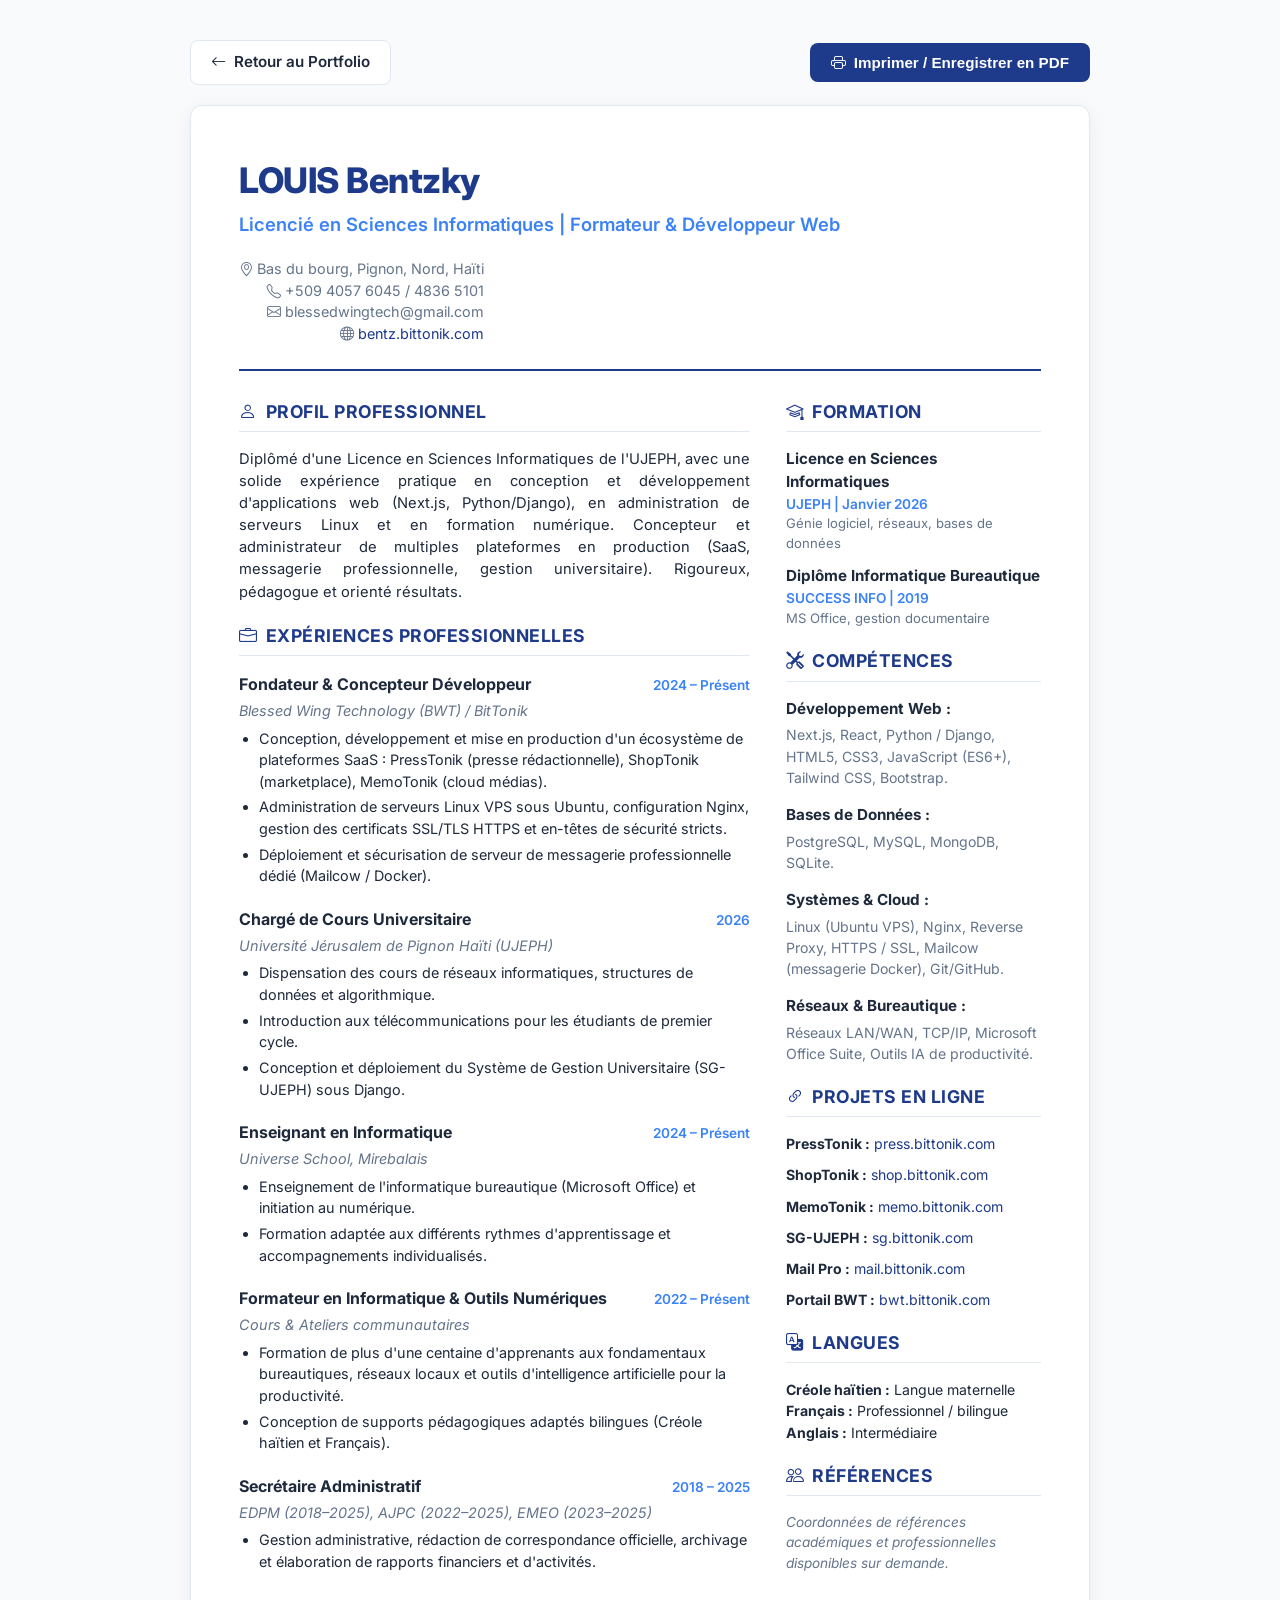
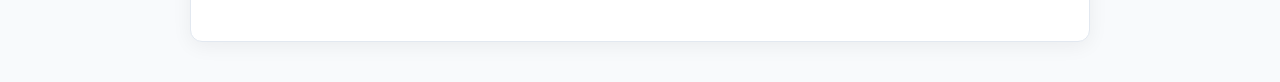
<file: cv.html>
<!DOCTYPE html>
<html lang="fr">

<head>
  <meta charset="utf-8">
  <meta content="width=device-width, initial-scale=1.0" name="viewport">
  <title>Curriculum Vitae - LOUIS Bentzky | Licencié en Sciences Informatiques</title>
  <meta name="description" content="Curriculum Vitae professionnel de LOUIS Bentzky, Licencié en Sciences Informatiques, Développeur Web et Formateur.">

  <!-- Favicons -->
  <link href="assets/img/logo.png" rel="icon">
  <link href="assets/img/logo.png" rel="apple-touch-icon">

  <!-- Fonts -->
  <link href="https://fonts.googleapis.com" rel="preconnect">
  <link href="https://fonts.gstatic.com" rel="preconnect" crossorigin>
  <link href="https://fonts.googleapis.com/css2?family=Inter:wght@300;400;500;600;700&display=swap" rel="stylesheet">
  <link href="assets/vendor/bootstrap-icons/bootstrap-icons.css" rel="stylesheet">

  <style>
    :root {
      --primary: #1e3a8a;
      --primary-light: #3b82f6;
      --text-main: #1e293b;
      --text-muted: #64748b;
      --border: #e2e8f0;
      --bg: #f8fafc;
    }

    * {
      box-sizing: border-box;
      margin: 0;
      padding: 0;
    }

    body {
      font-family: 'Inter', -apple-system, BlinkMacSystemFont, sans-serif;
      background-color: var(--bg);
      color: var(--text-main);
      line-height: 1.5;
      padding: 40px 20px;
    }

    .action-bar {
      max-width: 900px;
      margin: 0 auto 20px;
      display: flex;
      justify-content: space-between;
      align-items: center;
      gap: 12px;
    }

    .btn {
      display: inline-flex;
      align-items: center;
      gap: 8px;
      padding: 10px 20px;
      border-radius: 8px;
      font-size: 0.95rem;
      font-weight: 600;
      cursor: pointer;
      text-decoration: none;
      transition: all 0.2s ease;
      border: 1px solid transparent;
    }

    .btn-primary {
      background: var(--primary);
      color: #fff;
    }
    .btn-primary:hover {
      background: #1e40af;
    }

    .btn-outline {
      background: #fff;
      color: var(--text-main);
      border-color: var(--border);
    }
    .btn-outline:hover {
      background: #f1f5f9;
    }

    .cv-container {
      max-width: 900px;
      margin: 0 auto;
      background: #fff;
      padding: 48px;
      border-radius: 12px;
      box-shadow: 0 4px 20px rgba(0,0,0,0.06);
      border: 1px solid var(--border);
    }

    header.cv-header {
      border-bottom: 2px solid var(--primary);
      padding-bottom: 24px;
      margin-bottom: 28px;
      display: flex;
      justify-content: space-between;
      align-items: flex-start;
      gap: 20px;
      flex-wrap: wrap;
    }

    .cv-name h1 {
      font-size: 2.2rem;
      font-weight: 800;
      color: var(--primary);
      letter-spacing: -0.5px;
    }

    .cv-name h2 {
      font-size: 1.15rem;
      font-weight: 600;
      color: var(--primary-light);
      margin-top: 4px;
    }

    .cv-contact {
      text-align: right;
      font-size: 0.9rem;
      color: var(--text-muted);
    }
    .cv-contact a {
      color: var(--primary);
      text-decoration: none;
    }

    .cv-grid {
      display: grid;
      grid-template-columns: 2fr 1fr;
      gap: 36px;
    }

    .section-title {
      font-size: 1.1rem;
      font-weight: 700;
      color: var(--primary);
      text-transform: uppercase;
      letter-spacing: 0.5px;
      margin-bottom: 16px;
      padding-bottom: 6px;
      border-bottom: 1px solid var(--border);
      display: flex;
      align-items: center;
      gap: 8px;
    }

    .cv-item {
      margin-bottom: 20px;
    }
    .cv-item-header {
      display: flex;
      justify-content: space-between;
      align-items: baseline;
      margin-bottom: 4px;
    }
    .cv-item-title {
      font-size: 1rem;
      font-weight: 700;
      color: var(--text-main);
    }
    .cv-item-date {
      font-size: 0.85rem;
      font-weight: 600;
      color: var(--primary-light);
    }
    .cv-item-subtitle {
      font-size: 0.9rem;
      color: var(--text-muted);
      margin-bottom: 6px;
      font-style: italic;
    }

    ul.cv-bullets {
      list-style-type: disc;
      padding-left: 20px;
      font-size: 0.9rem;
      color: var(--text-main);
    }
    ul.cv-bullets li {
      margin-bottom: 4px;
    }

    .skill-block {
      margin-bottom: 16px;
    }
    .skill-block h4 {
      font-size: 0.95rem;
      font-weight: 700;
      margin-bottom: 4px;
      color: var(--text-main);
    }
    .skill-block p {
      font-size: 0.88rem;
      color: var(--text-muted);
    }

    .project-link {
      display: block;
      margin-bottom: 10px;
      font-size: 0.88rem;
    }
    .project-link strong {
      color: var(--text-main);
    }
    .project-link a {
      color: var(--primary);
      text-decoration: none;
    }

    /* Print Styles */
    @media print {
      body {
        background: #fff;
        padding: 0;
      }
      .action-bar {
        display: none !important;
      }
      .cv-container {
        border: none;
        box-shadow: none;
        padding: 0;
        max-width: 100%;
      }
      a {
        text-decoration: none !important;
        color: inherit !important;
      }
    }

    @media (max-width: 768px) {
      .cv-grid {
        grid-template-columns: 1fr;
      }
      .cv-contact {
        text-align: left;
      }
      .cv-container {
        padding: 24px;
      }
    }
  </style>
</head>

<body>

  <div class="action-bar">
    <a href="index.html" class="btn btn-outline"><i class="bi bi-arrow-left"></i> Retour au Portfolio</a>
    <button onclick="window.print()" class="btn btn-primary"><i class="bi bi-printer"></i> Imprimer / Enregistrer en PDF</button>
  </div>

  <div class="cv-container">

    <header class="cv-header">
      <div class="cv-name">
        <h1>LOUIS Bentzky</h1>
        <h2>Licencié en Sciences Informatiques | Formateur & Développeur Web</h2>
      </div>
      <div class="cv-contact">
        <p><i class="bi bi-geo-alt"></i> Bas du bourg, Pignon, Nord, Haïti</p>
        <p><i class="bi bi-telephone"></i> +509 4057 6045 / 4836 5101</p>
        <p><i class="bi bi-envelope"></i> blessedwingtech@gmail.com</p>
        <p><i class="bi bi-globe"></i> <a href="https://bentz.bittonik.com" target="_blank">bentz.bittonik.com</a></p>
      </div>
    </header>

    <div class="cv-grid">

      <!-- Colonne principale (Gauche) -->
      <div>

        <!-- Profil -->
        <div class="cv-item">
          <h3 class="section-title"><i class="bi bi-person"></i> Profil Professionnel</h3>
          <p style="font-size: 0.92rem; color: var(--text-main); text-align: justify;">
            Diplômé d'une Licence en Sciences Informatiques de l'UJEPH, avec une solide expérience pratique en conception et développement d'applications web (Next.js, Python/Django), en administration de serveurs Linux et en formation numérique. Concepteur et administrateur de multiples plateformes en production (SaaS, messagerie professionnelle, gestion universitaire). Rigoureux, pédagogue et orienté résultats.
          </p>
        </div>

        <!-- Expériences -->
        <div class="cv-item">
          <h3 class="section-title"><i class="bi bi-briefcase"></i> Expériences Professionnelles</h3>

          <div class="cv-item">
            <div class="cv-item-header">
              <span class="cv-item-title">Fondateur & Concepteur Développeur</span>
              <span class="cv-item-date">2024 – Présent</span>
            </div>
            <div class="cv-item-subtitle">Blessed Wing Technology (BWT) / BitTonik</div>
            <ul class="cv-bullets">
              <li>Conception, développement et mise en production d'un écosystème de plateformes SaaS : PressTonik (presse rédactionnelle), ShopTonik (marketplace), MemoTonik (cloud médias).</li>
              <li>Administration de serveurs Linux VPS sous Ubuntu, configuration Nginx, gestion des certificats SSL/TLS HTTPS et en-têtes de sécurité stricts.</li>
              <li>Déploiement et sécurisation de serveur de messagerie professionnelle dédié (Mailcow / Docker).</li>
            </ul>
          </div>

          <div class="cv-item">
            <div class="cv-item-header">
              <span class="cv-item-title">Chargé de Cours Universitaire</span>
              <span class="cv-item-date">2026</span>
            </div>
            <div class="cv-item-subtitle">Université Jérusalem de Pignon Haïti (UJEPH)</div>
            <ul class="cv-bullets">
              <li>Dispensation des cours de réseaux informatiques, structures de données et algorithmique.</li>
              <li>Introduction aux télécommunications pour les étudiants de premier cycle.</li>
              <li>Conception et déploiement du Système de Gestion Universitaire (SG-UJEPH) sous Django.</li>
            </ul>
          </div>

          <div class="cv-item">
            <div class="cv-item-header">
              <span class="cv-item-title">Enseignant en Informatique</span>
              <span class="cv-item-date">2024 – Présent</span>
            </div>
            <div class="cv-item-subtitle">Universe School, Mirebalais</div>
            <ul class="cv-bullets">
              <li>Enseignement de l'informatique bureautique (Microsoft Office) et initiation au numérique.</li>
              <li>Formation adaptée aux différents rythmes d'apprentissage et accompagnements individualisés.</li>
            </ul>
          </div>

          <div class="cv-item">
            <div class="cv-item-header">
              <span class="cv-item-title">Formateur en Informatique & Outils Numériques</span>
              <span class="cv-item-date">2022 – Présent</span>
            </div>
            <div class="cv-item-subtitle">Cours & Ateliers communautaires</div>
            <ul class="cv-bullets">
              <li>Formation de plus d'une centaine d'apprenants aux fondamentaux bureautiques, réseaux locaux et outils d'intelligence artificielle pour la productivité.</li>
              <li>Conception de supports pédagogiques adaptés bilingues (Créole haïtien et Français).</li>
            </ul>
          </div>

          <div class="cv-item">
            <div class="cv-item-header">
              <span class="cv-item-title">Secrétaire Administratif</span>
              <span class="cv-item-date">2018 – 2025</span>
            </div>
            <div class="cv-item-subtitle">EDPM (2018–2025), AJPC (2022–2025), EMEO (2023–2025)</div>
            <ul class="cv-bullets">
              <li>Gestion administrative, rédaction de correspondance officielle, archivage et élaboration de rapports financiers et d'activités.</li>
            </ul>
          </div>

        </div>

      </div>

      <!-- Colonne latérale (Droite) -->
      <div>

        <!-- Formation -->
        <div class="cv-item">
          <h3 class="section-title"><i class="bi bi-mortarboard"></i> Formation</h3>
          <div style="margin-bottom: 12px;">
            <div style="font-weight: 700; font-size: 0.95rem;">Licence en Sciences Informatiques</div>
            <div style="font-size: 0.85rem; color: var(--primary-light); font-weight: 600;">UJEPH | Janvier 2026</div>
            <div style="font-size: 0.82rem; color: var(--text-muted);">Génie logiciel, réseaux, bases de données</div>
          </div>
          <div>
            <div style="font-weight: 700; font-size: 0.95rem;">Diplôme Informatique Bureautique</div>
            <div style="font-size: 0.85rem; color: var(--primary-light); font-weight: 600;">SUCCESS INFO | 2019</div>
            <div style="font-size: 0.82rem; color: var(--text-muted);">MS Office, gestion documentaire</div>
          </div>
        </div>

        <!-- Compétences Techniques -->
        <div class="cv-item">
          <h3 class="section-title"><i class="bi bi-tools"></i> Compétences</h3>
          
          <div class="skill-block">
            <h4>Développement Web :</h4>
            <p>Next.js, React, Python / Django, HTML5, CSS3, JavaScript (ES6+), Tailwind CSS, Bootstrap.</p>
          </div>

          <div class="skill-block">
            <h4>Bases de Données :</h4>
            <p>PostgreSQL, MySQL, MongoDB, SQLite.</p>
          </div>

          <div class="skill-block">
            <h4>Systèmes & Cloud :</h4>
            <p>Linux (Ubuntu VPS), Nginx, Reverse Proxy, HTTPS / SSL, Mailcow (messagerie Docker), Git/GitHub.</p>
          </div>

          <div class="skill-block">
            <h4>Réseaux & Bureautique :</h4>
            <p>Réseaux LAN/WAN, TCP/IP, Microsoft Office Suite, Outils IA de productivité.</p>
          </div>
        </div>

        <!-- Projets en Production -->
        <div class="cv-item">
          <h3 class="section-title"><i class="bi bi-link-45deg"></i> Projets en Ligne</h3>
          <div class="project-link"><strong>PressTonik :</strong> <a href="https://press.bittonik.com" target="_blank">press.bittonik.com</a></div>
          <div class="project-link"><strong>ShopTonik :</strong> <a href="https://shop.bittonik.com" target="_blank">shop.bittonik.com</a></div>
          <div class="project-link"><strong>MemoTonik :</strong> <a href="https://memo.bittonik.com" target="_blank">memo.bittonik.com</a></div>
          <div class="project-link"><strong>SG-UJEPH :</strong> <a href="https://sg.bittonik.com" target="_blank">sg.bittonik.com</a></div>
          <div class="project-link"><strong>Mail Pro :</strong> <a href="https://mail.bittonik.com" target="_blank">mail.bittonik.com</a></div>
          <div class="project-link"><strong>Portail BWT :</strong> <a href="https://bwt.bittonik.com" target="_blank">bwt.bittonik.com</a></div>
        </div>

        <!-- Langues -->
        <div class="cv-item">
          <h3 class="section-title"><i class="bi bi-translate"></i> Langues</h3>
          <p style="font-size: 0.88rem;"><strong>Créole haïtien :</strong> Langue maternelle</p>
          <p style="font-size: 0.88rem;"><strong>Français :</strong> Professionnel / bilingue</p>
          <p style="font-size: 0.88rem;"><strong>Anglais :</strong> Intermédiaire</p>
        </div>

        <!-- Références -->
        <div class="cv-item">
          <h3 class="section-title"><i class="bi bi-people"></i> Références</h3>
          <p style="font-size: 0.85rem; color: var(--text-muted); font-style: italic;">
            Coordonnées de références académiques et professionnelles disponibles sur demande.
          </p>
        </div>

      </div>

    </div>

  </div>

</body>

</html>
</file>
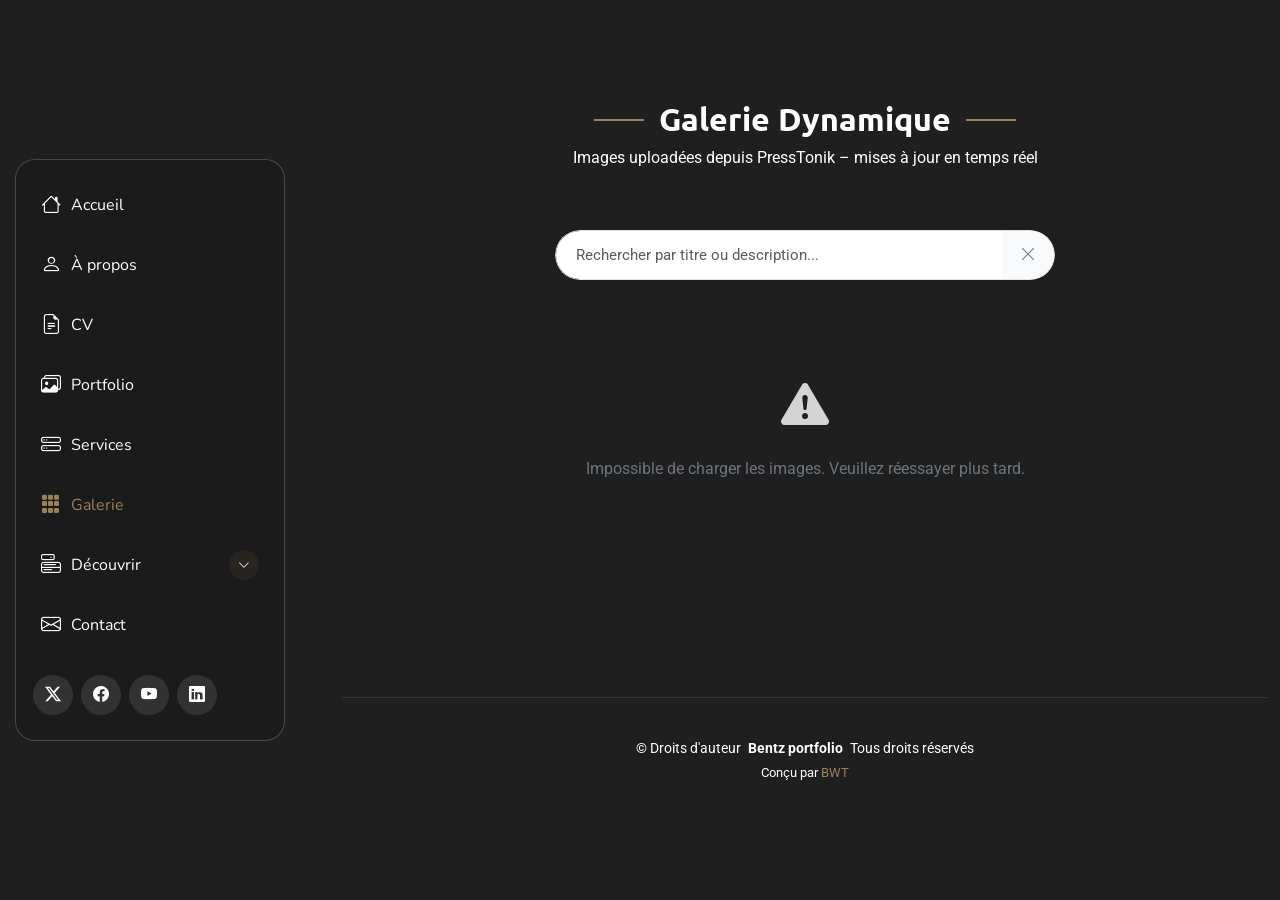
<file: gallery.html>
<!DOCTYPE html>
<html lang="fr">

<head>
  <meta charset="utf-8">
  <meta content="width=device-width, initial-scale=1.0" name="viewport">
  <title>Galerie - Bentz Portfolio</title>
  <meta name="description" content="Galerie des réalisations de Bentzky Louis.">
  <meta name="keywords" content="galerie, portfolio, réalisations, français">

  <!-- Favicons -->
  <link href="assets/img/logo.png" rel="icon">
  <link href="assets/img/logo.png" rel="apple-touch-icon">

  <!-- Fonts -->
  <link href="https://fonts.googleapis.com" rel="preconnect">
  <link href="https://fonts.gstatic.com" rel="preconnect" crossorigin>
  <link href="https://fonts.googleapis.com/css2?family=Roboto:ital,wght@0,100;0,300;0,400;0,500;0,700;0,900;1,100;1,300;1,400;1,500;1,700;1,900&family=Ubuntu:ital,wght@0,300;0,400;0,500;0,700;1,300;1,400;1,500;1,700&family=Nunito:ital,wght@0,200;0,300;0,400;0,500;0,600;0,700;0,800;0,900;1,200;1,300;1,400;1,500;1,600;1,700;1,800;1,900&display=swap" rel="stylesheet">

  <!-- Vendor CSS Files -->
  <link href="assets/vendor/bootstrap/css/bootstrap.min.css" rel="stylesheet">
  <link href="assets/vendor/bootstrap-icons/bootstrap-icons.css" rel="stylesheet">
  <link href="assets/vendor/aos/aos.css" rel="stylesheet">
  <link href="assets/vendor/glightbox/css/glightbox.min.css" rel="stylesheet">
  <link href="assets/vendor/swiper/swiper-bundle.min.css" rel="stylesheet">

  <!-- Main CSS File -->
  <link href="assets/css/main.css" rel="stylesheet">

  <!-- Styles personnalisés pour la galerie -->
  <style>
    /* Ajustement du padding pour la page galerie */
    .gallery-page .container {
      padding-top: 40px;
      padding-bottom: 40px;
    }

    /* Style des cartes galerie – identique au portfolio */
    .gallery-item {
      margin-bottom: 30px;
    }
    .gallery-item .portfolio-wrap {
      border-radius: 12px;
      overflow: hidden;
      background: #fff;
      box-shadow: 0 4px 20px rgba(0,0,0,0.08);
      transition: transform 0.3s ease, box-shadow 0.3s ease;
    }
    .gallery-item .portfolio-wrap:hover {
      transform: translateY(-6px);
      box-shadow: 0 12px 40px rgba(0,0,0,0.15);
    }
    .gallery-item .portfolio-wrap img {
      width: 100%;
      height: 250px;
      object-fit: cover;
      transition: transform 0.5s ease;
    }
    .gallery-item .portfolio-wrap:hover img {
      transform: scale(1.04);
    }
    .gallery-item .portfolio-info {
      padding: 18px 20px 20px;
      background: #fff;
      text-align: center;
    }
    .gallery-item .portfolio-info h4 {
      font-size: 1.05rem;
      font-weight: 600;
      margin-bottom: 4px;
      color: #1a1a2e;
    }
    .gallery-item .portfolio-info p {
      font-size: 0.85rem;
      color: #6c757d;
      margin-bottom: 10px;
    }
    .gallery-item .portfolio-info .portfolio-links a {
      display: inline-block;
      color: #4a4a6a;
      font-size: 1.2rem;
      transition: color 0.2s;
      margin: 0 6px;
    }
    .gallery-item .portfolio-info .portfolio-links a:hover {
      color: #0d6efd;
    }

    /* Barre de recherche */
    .search-wrapper {
      max-width: 500px;
      margin: 0 auto 30px;
    }
    .search-wrapper .input-group {
      border-radius: 50px;
      overflow: hidden;
      box-shadow: 0 2px 12px rgba(0,0,0,0.06);
    }
    .search-wrapper .input-group input {
      border: 1px solid #dee2e6;
      padding: 12px 20px;
      font-size: 0.95rem;
      border-radius: 50px 0 0 50px;
      border-right: none;
    }
    .search-wrapper .input-group input:focus {
      border-color: #0d6efd;
      box-shadow: none;
    }
    .search-wrapper .input-group .btn-clear {
      border-radius: 0 50px 50px 0;
      border: 1px solid #dee2e6;
      border-left: none;
      background: #f8f9fa;
      padding: 12px 18px;
      color: #6c757d;
      transition: background 0.2s;
    }
    .search-wrapper .input-group .btn-clear:hover {
      background: #e9ecef;
    }

    /* Pagination */
    .pagination-custom .page-link {
      border: none;
      border-radius: 30px;
      margin: 0 4px;
      padding: 8px 16px;
      color: #4a4a6a;
      font-weight: 500;
      background: transparent;
    }
    .pagination-custom .page-link:hover {
      background: #f1f3f5;
      color: #0d6efd;
    }
    .pagination-custom .page-item.active .page-link {
      background: #0d6efd;
      color: #fff;
    }
    .pagination-custom .page-item.disabled .page-link {
      color: #adb5bd;
    }

    /* Message "aucune image" */
    .no-images-message {
      padding: 60px 0;
      color: #6c757d;
    }
    .no-images-message i {
      font-size: 3rem;
      display: block;
      margin-bottom: 15px;
      color: #d4d4d4;
    }

    /* Loading spinner */
    #loading-indicator .spinner-border {
      width: 3rem;
      height: 3rem;
      color: #0d6efd;
    }

    /* Responsive */
    @media (max-width: 768px) {
      .gallery-item .portfolio-wrap img {
        height: 200px;
      }
      .search-wrapper {
        max-width: 100%;
      }
    }
  </style>
</head>

<body class="index-page">

  <!-- ======= Header ======= -->
  <header id="header" class="header dark-background d-flex flex-column justify-content-center">
    <i class="header-toggle d-xl-none bi bi-list"></i>

    <div class="header-container d-flex flex-column align-items-start">
      <nav id="navmenu" class="navmenu">
        <ul>
          <li><a href="index.html"><i class="bi bi-house navicon"></i>Accueil</a></li>
          <li><a href="index.html#about"><i class="bi bi-person navicon"></i>À propos</a></li>
          <li><a href="index.html#resume"><i class="bi bi-file-earmark-text navicon"></i>CV</a></li>
          <li><a href="index.html#portfolio"><i class="bi bi-images navicon"></i>Portfolio</a></li>
          <li><a href="index.html#services"><i class="bi bi-hdd-stack navicon"></i>Services</a></li>
          <li><a href="gallery.html" class="active"><i class="bi bi-grid-3x3-gap-fill navicon"></i>Galerie</a></li>
          <li class="dropdown"><a href="#"><i class="bi bi-menu-button navicon"></i> <span>Découvrir</span> <i class="bi bi-chevron-down toggle-dropdown"></i></a>
            <ul>
              <li><a href="#">Mes réalisations</a></li>
              <li class="dropdown"><a href="#"><span>Mes connexions</span> <i class="bi bi-chevron-down toggle-dropdown"></i></a>
                <ul>
                  <li><a href="#">Communauté</a></li>
                  <li><a href="#">Parcours</a></li>
                  <li><a href="#">Planification nationale</a></li>
                  <li><a href="#">Mon parcours</a></li>
                  <li><a href="#">Mes archives</a></li>
                </ul>
              </li>
              <li><a href="#">Réseau</a></li>
              <li><a href="#">Histoire</a></li>
              <li><a href="#">Témoignage</a></li>
            </ul>
          </li>
          <li><a href="index.html#contact"><i class="bi bi-envelope navicon"></i> Contact</a></li>
        </ul>
      </nav>

      <div class="social-links text-center">
        <a href="#" class="twitter"><i class="bi bi-twitter-x"></i></a>
        <a href="https://web.facebook.com/profile.php?id=61565747346863" class="facebook"><i class="bi bi-facebook"></i></a>
        <a href="https://www.youtube.com/@blessedwingtech" class="youtube"><i class="bi bi-youtube"></i></a>
        <a href="https://www.linkedin.com/in/bentz-louis-50a6b2326/" class="linkedin"><i class="bi bi-linkedin"></i></a>
      </div>

    </div>

  </header>

  <!-- ======= Main ======= -->
  <main class="main gallery-page">

    <!-- ======= Galerie Section ======= -->
    <section id="gallery-section" class="section">
      <div class="container" data-aos="fade-up">

        <div class="section-title" data-aos="fade-up">
          <h2>Galerie Dynamique</h2>
          <p>Images uploadées depuis PressTonik – mises à jour en temps réel</p>
        </div>

        <!-- Barre de recherche -->
        <div class="search-wrapper" data-aos="fade-up" data-aos-delay="100">
          <div class="input-group">
            <input type="text" id="searchInput" class="form-control" placeholder="Rechercher par titre ou description...">
            <button class="btn btn-clear" type="button" id="clearSearchBtn">
              <i class="bi bi-x-lg"></i>
            </button>
          </div>
        </div>

        <!-- Conteneur des images -->
        <div id="gallery-container" class="row" data-aos="fade-up" data-aos-delay="150">
          <!-- Injecté par JS -->
        </div>

        <!-- Pagination -->
        <div id="pagination-controls" class="d-flex justify-content-center mt-4" data-aos="fade-up" data-aos-delay="200">
          <nav>
            <ul class="pagination pagination-custom" id="pagination-ul">
              <!-- Généré par JS -->
            </ul>
          </nav>
        </div>

        <!-- Indicateur de chargement -->
        <div id="loading-indicator" class="text-center py-4" style="display:none;">
          <div class="spinner-border" role="status">
            <span class="visually-hidden">Chargement...</span>
          </div>
        </div>

      </div>
    </section><!-- /Galerie Section -->

  </main>

  <!-- ======= Footer ======= -->
  <footer id="footer" class="footer position-relative">

    <div class="container">
      <div class="copyright text-center">
        <p>© <span>Droits d'auteur</span> <strong class="px-1 sitename">Bentz portfolio</strong> <span>Tous droits réservés</span></p>
      </div>
      <div class="credits">
        Conçu par <a href="https://blogbwt.vercel.app/">BWT</a>
      </div>
    </div>

  </footer>

  <!-- Scroll Top -->
  <a href="#" id="scroll-top" class="scroll-top d-flex align-items-center justify-content-center"><i class="bi bi-arrow-up-short"></i></a>

  <!-- Preloader -->
  <div id="preloader"></div>

  <!-- Vendor JS Files -->
  <script src="assets/vendor/bootstrap/js/bootstrap.bundle.min.js"></script>
  <script src="assets/vendor/aos/aos.js"></script>
  <script src="assets/vendor/glightbox/js/glightbox.min.js"></script>
  <script src="assets/vendor/swiper/swiper-bundle.min.js"></script>
  <script src="assets/vendor/typed.js/typed.umd.js"></script>
  <script src="assets/vendor/purecounter/purecounter_vanilla.js"></script>
  <script src="assets/vendor/waypoints/noframework.waypoints.js"></script>
  <script src="assets/vendor/isotope-layout/isotope.pkgd.min.js"></script>
  <script src="assets/vendor/imagesloaded/imagesloaded.pkgd.min.js"></script>

  <!-- Main JS File -->
  <script src="assets/js/main.js"></script>

  <!-- Galerie Page JS -->
  <script src="assets/js/gallery-page.js"></script>

</body>

</html>
</file>
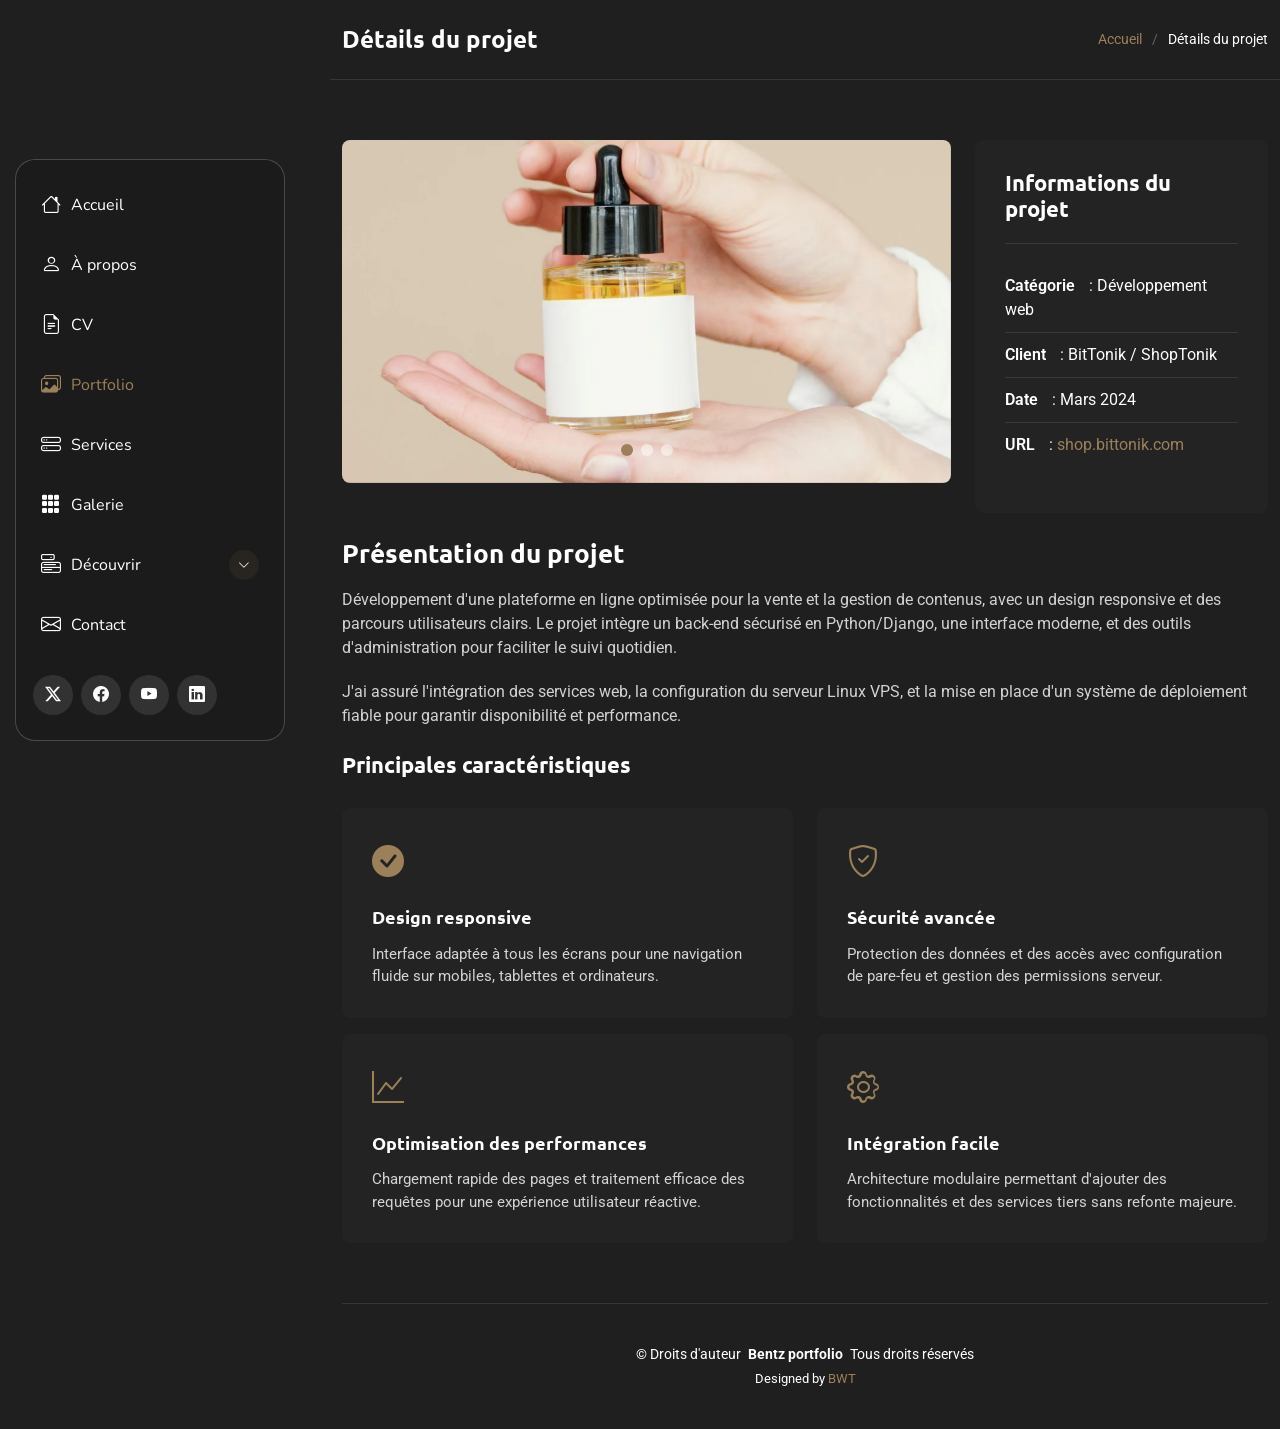
<file: portfolio-details.html>
<!DOCTYPE html>
<html lang="fr">

<head>
  <meta charset="utf-8">
  <meta content="width=device-width, initial-scale=1.0" name="viewport">
  <title>Détails du projet - Bentzky Louis</title>
  <meta name="description" content="Détails d'un projet de développement web et administration systèmes réalisés par Bentzky Louis.">
  <meta name="keywords" content="portfolio, projet, développement web, administration Linux, formation">

  <!-- Favicons -->
  <link href="assets/img/favicon.png" rel="icon">
  <link href="assets/img/apple-touch-icon.png" rel="apple-touch-icon">

  <!-- Fonts -->
  <link href="https://fonts.googleapis.com" rel="preconnect">
  <link href="https://fonts.gstatic.com" rel="preconnect" crossorigin>
  <link href="https://fonts.googleapis.com/css2?family=Roboto:ital,wght@0,100;0,300;0,400;0,500;0,700;0,900;1,100;1,300;1,400;1,500;1,700;1,900&family=Ubuntu:ital,wght@0,300;0,400;0,500;0,700;1,300;1,400;1,500;1,700&family=Nunito:ital,wght@0,200;0,300;0,400;0,500;0,600;0,700;0,800;0,900;1,200;1,300;1,400;1,500;1,600;1,700;1,800;1,900&display=swap" rel="stylesheet">

  <!-- Vendor CSS Files -->
  <link href="assets/vendor/bootstrap/css/bootstrap.min.css" rel="stylesheet">
  <link href="assets/vendor/bootstrap-icons/bootstrap-icons.css" rel="stylesheet">
  <link href="assets/vendor/aos/aos.css" rel="stylesheet">
  <link href="assets/vendor/glightbox/css/glightbox.min.css" rel="stylesheet">
  <link href="assets/vendor/swiper/swiper-bundle.min.css" rel="stylesheet">

  <!-- Main CSS File -->
  <link href="assets/css/main.css" rel="stylesheet">

  <!-- =======================================================
  * Template Name: SnapFolio
  * Template URL: https://bootstrapmade.com/snapfolio-bootstrap-portfolio-template/
  * Updated: Jun 13 2025 with Bootstrap v5.3.6
  * Author: BootstrapMade.com
  * License: https://bootstrapmade.com/license/
  ======================================================== -->
</head>

<body class="index-page">

  <header id="header" class="header dark-background d-flex flex-column justify-content-center">
    <i class="header-toggle d-xl-none bi bi-list"></i>

    <div class="header-container d-flex flex-column align-items-start">
      <nav id="navmenu" class="navmenu">
        <ul>
          <li><a href="index.html#hero"><i class="bi bi-house navicon"></i>Accueil</a></li>
          <li><a href="index.html#about"><i class="bi bi-person navicon"></i>À propos</a></li>
          <li><a href="index.html#resume"><i class="bi bi-file-earmark-text navicon"></i>CV</a></li>
          <li><a href="index.html#portfolio" class="active"><i class="bi bi-images navicon"></i>Portfolio</a></li>
          <li><a href="service-details.html"><i class="bi bi-hdd-stack navicon"></i>Services</a></li>
          <li><a href="gallery.html"><i class="bi bi-grid-3x3-gap-fill navicon"></i>Galerie</a></li>
          <li class="dropdown"><a href="#"><i class="bi bi-menu-button navicon"></i> <span>Découvrir</span> <i class="bi bi-chevron-down toggle-dropdown"></i></a>
            <ul>
              <li><a href="index.html#portfolio">Mes réalisations</a></li>
              <li class="dropdown"><a href="#"><span>Plateformes</span> <i class="bi bi-chevron-down toggle-dropdown"></i></a>
                <ul>
                  <li><a href="https://bwt.bittonik.com" target="_blank" rel="noopener">bwt.bittonik.com</a></li>
                  <li><a href="https://shop.bittonik.com" target="_blank" rel="noopener">shop.bittonik.com</a></li>
                  <li><a href="https://press.bittonik.com" target="_blank" rel="noopener">press.bittonik.com</a></li>
                  <li><a href="https://memo.bittonik.com" target="_blank" rel="noopener">memo.bittonik.com</a></li>
                  <li><a href="https://mail.bittonik.com" target="_blank" rel="noopener">mail.bittonik.com</a></li>
                </ul>
              </li>
              <li><a href="index.html#about">À propos</a></li>
              <li><a href="index.html#resume">Parcours</a></li>
              <li><a href="index.html#testimonials">Témoignage</a></li>
            </ul>
          </li>
          <li><a href="index.html#contact"><i class="bi bi-envelope navicon"></i> Contact</a></li>
        </ul>
      </nav>

      <div class="social-links text-center">
        <a href="#" class="twitter"><i class="bi bi-twitter-x"></i></a>
        <a href="https://web.facebook.com/profile.php?id=61565747346863" class="facebook"><i class="bi bi-facebook"></i></a>
        <a href="https://www.youtube.com/@blessedwingtech" class="youtube"><i class="bi bi-youtube"></i></a>
        <a href="https://www.linkedin.com/in/bentz-louis-50a6b2326/" class="linkedin"><i class="bi bi-linkedin"></i></a>
      </div>

    </div>

  </header>

  <main class="main">

    <!-- Page Title -->
    <div class="page-title dark-background">
      <div class="container d-lg-flex justify-content-between align-items-center">
        <h1 class="mb-2 mb-lg-0">Détails du projet</h1>
        <nav class="breadcrumbs">
          <ol>
            <li><a href="index.html">Accueil</a></li>
            <li class="current">Détails du projet</li>
          </ol>
        </nav>
      </div>
    </div><!-- End Page Title -->

    <!-- Portfolio Details Section -->
    <section id="portfolio-details" class="portfolio-details section">

      <div class="container" data-aos="fade-up" data-aos-delay="100">

        <div class="row gy-4">

          <div class="col-lg-8">
            <div class="portfolio-details-slider swiper init-swiper">

              <script type="application/json" class="swiper-config">
                {
                  "loop": true,
                  "speed": 600,
                  "autoplay": {
                    "delay": 5000
                  },
                  "slidesPerView": "auto",
                  "pagination": {
                    "el": ".swiper-pagination",
                    "type": "bullets",
                    "clickable": true
                  }
                }
              </script>

              <div class="swiper-wrapper align-items-center">

                <div class="swiper-slide">
                  <img src="assets/img/portfolio/portfolio-1.webp" alt="Portfolio Image" class="img-fluid" loading="lazy">
                </div>

                <div class="swiper-slide">
                  <img src="assets/img/portfolio/portfolio-10.webp" alt="Portfolio Image" class="img-fluid" loading="lazy">
                </div>

                <div class="swiper-slide">
                  <img src="assets/img/portfolio/portfolio-7.webp" alt="Portfolio Image" class="img-fluid" loading="lazy">
                </div>

              </div>
              <div class="swiper-pagination"></div>
            </div>
          </div>

          <div class="col-lg-4">
            <div class="portfolio-info" data-aos="fade-left" data-aos-delay="200">
              <h3>Informations du projet</h3>
              <ul>
                <li><strong>Catégorie</strong> : Développement web</li>
                <li><strong>Client</strong> : BitTonik / ShopTonik</li>
                <li><strong>Date</strong> : Mars 2024</li>
                <li><strong>URL</strong> : <a href="https://shop.bittonik.com" target="_blank" rel="noopener">shop.bittonik.com</a></li>
              </ul>
            </div>
          </div>

          <div class="col-lg-12">
            <div class="portfolio-description" data-aos="fade-up" data-aos-delay="300">
              <h2>Présentation du projet</h2>
              <p>
                Développement d'une plateforme en ligne optimisée pour la vente et la gestion de contenus, avec un design responsive et des parcours utilisateurs clairs. Le projet intègre un back-end sécurisé en Python/Django, une interface moderne, et des outils d'administration pour faciliter le suivi quotidien.
              </p>
              <p>
                J'ai assuré l'intégration des services web, la configuration du serveur Linux VPS, et la mise en place d'un système de déploiement fiable pour garantir disponibilité et performance.
              </p>

              <div class="features mt-4">
                <h3>Principales caractéristiques</h3>
                <div class="row gy-3">
                  <div class="col-md-6">
                    <div class="feature-item" data-aos="fade-up" data-aos-delay="400">
                      <i class="bi bi-check-circle-fill"></i>
                      <h4>Design responsive</h4>
                      <p>Interface adaptée à tous les écrans pour une navigation fluide sur mobiles, tablettes et ordinateurs.</p>
                    </div>
                  </div>

                  <div class="col-md-6">
                    <div class="feature-item" data-aos="fade-up" data-aos-delay="500">
                      <i class="bi bi-shield-check"></i>
                      <h4>Sécurité avancée</h4>
                      <p>Protection des données et des accès avec configuration de pare-feu et gestion des permissions serveur.</p>
                    </div>
                  </div>

                  <div class="col-md-6">
                    <div class="feature-item" data-aos="fade-up" data-aos-delay="600">
                      <i class="bi bi-graph-up"></i>
                      <h4>Optimisation des performances</h4>
                      <p>Chargement rapide des pages et traitement efficace des requêtes pour une expérience utilisateur réactive.</p>
                    </div>
                  </div>

                  <div class="col-md-6">
                    <div class="feature-item" data-aos="fade-up" data-aos-delay="700">
                      <i class="bi bi-gear"></i>
                      <h4>Intégration facile</h4>
                      <p>Architecture modulaire permettant d'ajouter des fonctionnalités et des services tiers sans refonte majeure.</p>
                    </div>
                  </div>
                </div>
              </div>
            </div>
          </div>

        </div>

      </div>

    </section><!-- /Portfolio Details Section -->

  </main>

  <footer id="footer" class="footer position-relative">

    <div class="container">
      <div class="copyright text-center ">
        <p>© <span>Droits d'auteur</span> <strong class="px-1 sitename">Bentz portfolio</strong> <span>Tous droits réservés</span></p>
      </div>
      <div class="credits">
        <!-- All the links in the footer should remain intact. -->
        <!-- You can delete the links only if you've purchased the pro version. -->
        <!-- Licensing information: https://bootstrapmade.com/license/ -->
        <!-- Purchase the pro version with working PHP/AJAX contact form: [buy-url] -->
        Designed by <a href="https://blogbwt.vercel.app/">BWT</a>
      </div>
    </div>

  </footer>

  <!-- Scroll Top -->
  <a href="#" id="scroll-top" class="scroll-top d-flex align-items-center justify-content-center"><i class="bi bi-arrow-up-short"></i></a>

  <!-- Preloader -->
  <div id="preloader"></div>

  <!-- Vendor JS Files -->
  <script src="assets/vendor/bootstrap/js/bootstrap.bundle.min.js"></script>
  <script src="assets/vendor/php-email-form/validate.js"></script>
  <script src="assets/vendor/aos/aos.js"></script>
  <script src="assets/vendor/typed.js/typed.umd.js"></script>
  <script src="assets/vendor/purecounter/purecounter_vanilla.js"></script>
  <script src="assets/vendor/waypoints/noframework.waypoints.js"></script>
  <script src="assets/vendor/isotope-layout/isotope.pkgd.min.js"></script>
  <script src="assets/vendor/imagesloaded/imagesloaded.pkgd.min.js"></script>
  <script src="assets/vendor/glightbox/js/glightbox.min.js"></script>
  <script src="assets/vendor/swiper/swiper-bundle.min.js"></script>

  <!-- Main JS File -->
  <script src="assets/js/main.js"></script>

</body>

</html>
</file>
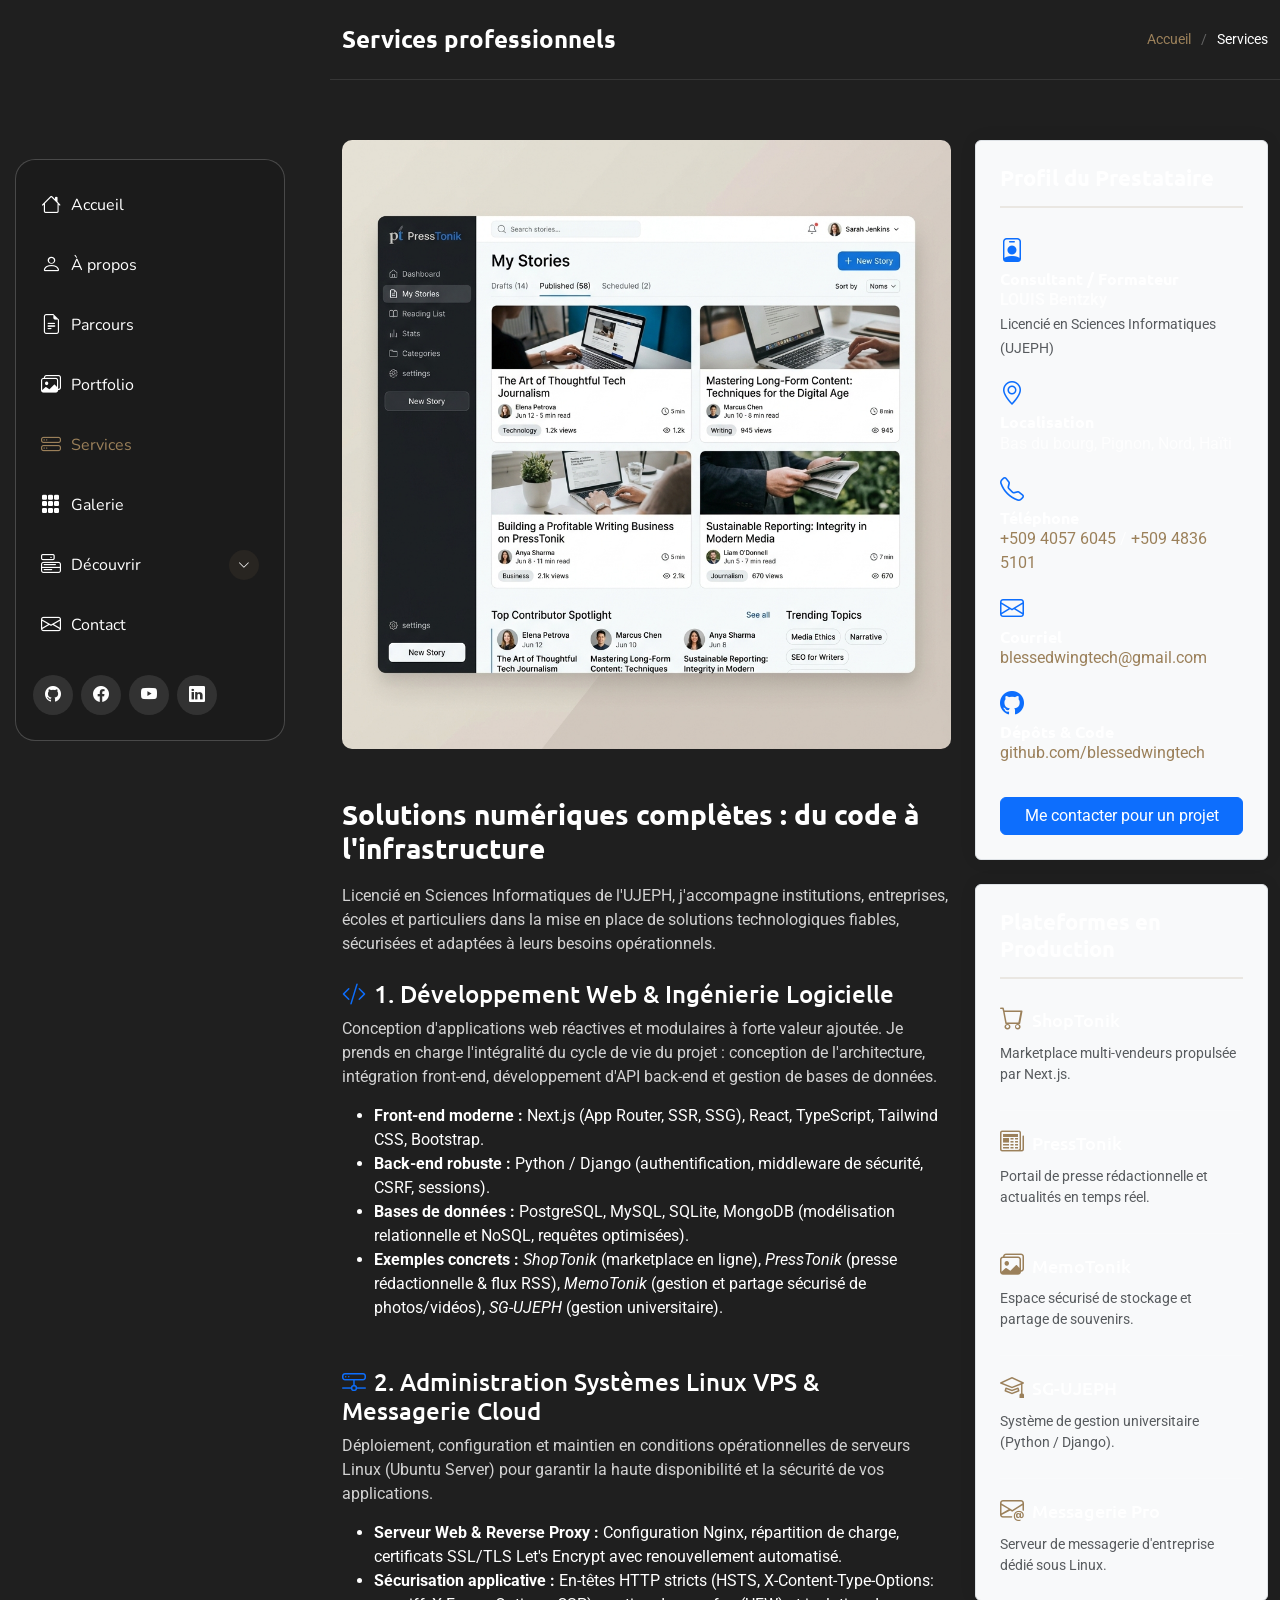
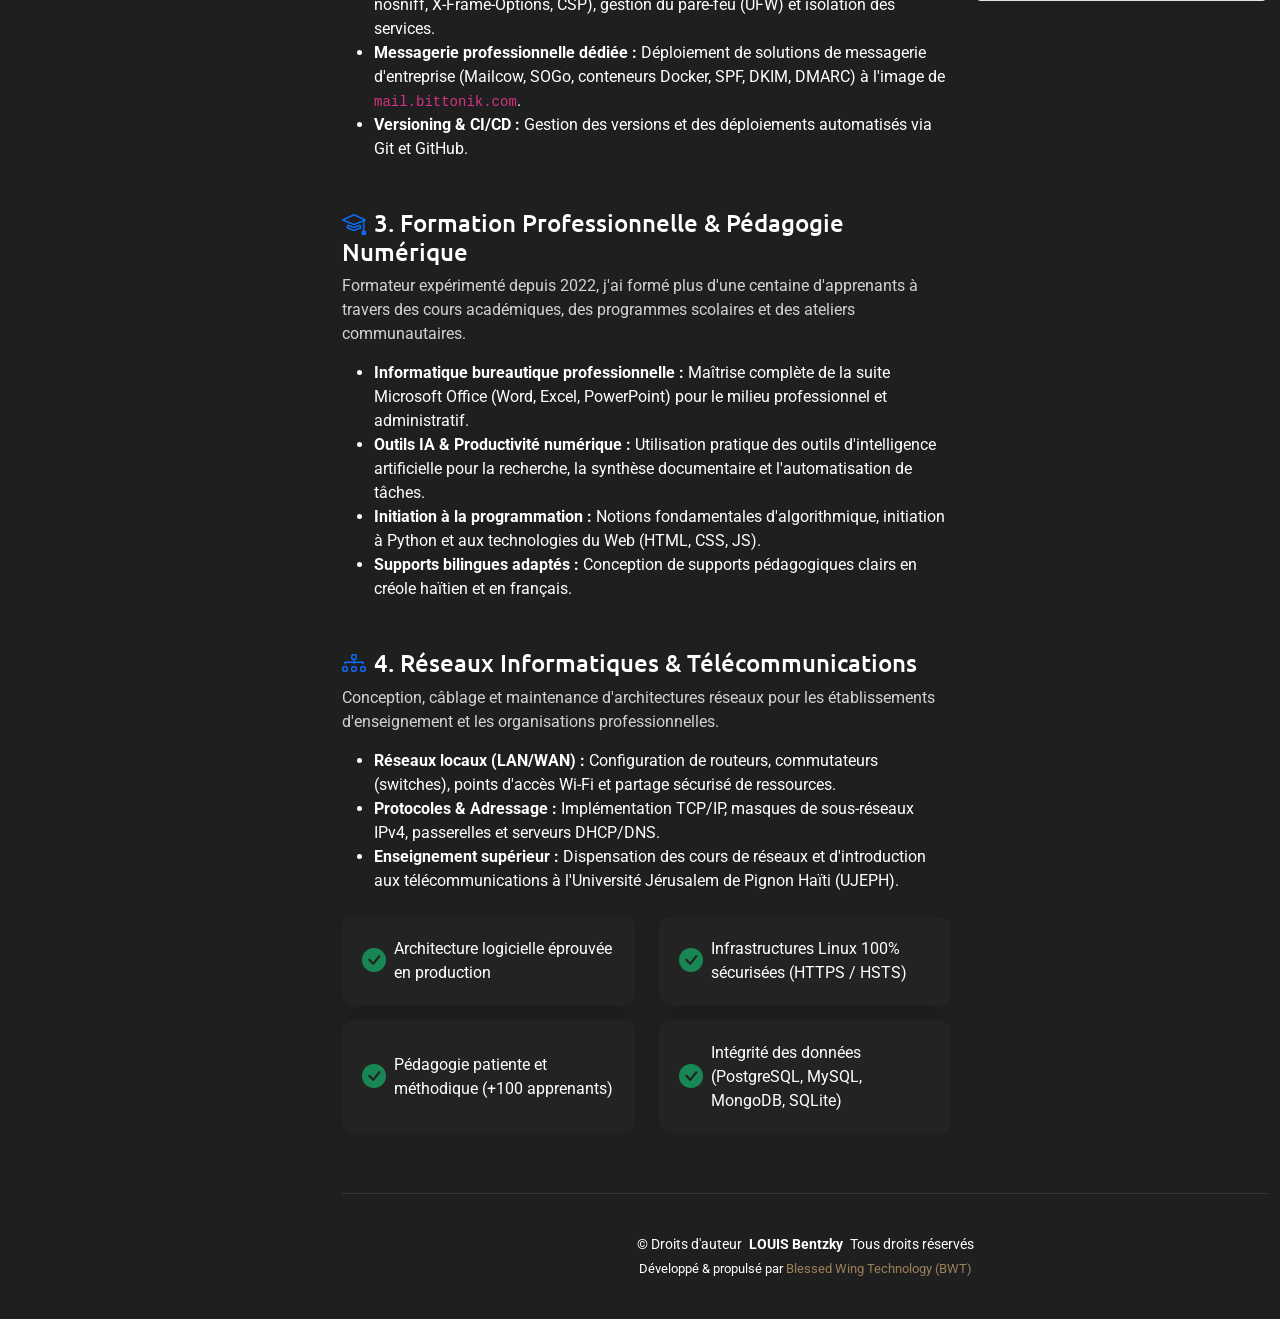
<file: service-details.html>
<!DOCTYPE html>
<html lang="fr">

<head>
  <meta charset="utf-8">
  <meta content="width=device-width, initial-scale=1.0" name="viewport">
  <title>Détails des Services - LOUIS Bentzky</title>
  <meta name="description" content="Découvrez les services professionnels de LOUIS Bentzky : développement web (Next.js, Django), administration Linux, messagerie professionnelle et formation informatique.">
  <meta name="keywords" content="services informatiques, développement web, Django, Next.js, Linux, Nginx, formation bureautique, Haïti, Pignon">

  <!-- Favicons -->
  <link href="assets/img/logo.png" rel="icon">
  <link href="assets/img/logo.png" rel="apple-touch-icon">

  <!-- Fonts -->
  <link href="https://fonts.googleapis.com" rel="preconnect">
  <link href="https://fonts.gstatic.com" rel="preconnect" crossorigin>
  <link href="https://fonts.googleapis.com/css2?family=Roboto:ital,wght@0,100;0,300;0,400;0,500;0,700;0,900;1,100;1,300;1,400;1,500;1,700;1,900&family=Ubuntu:ital,wght@0,300;0,400;0,500;0,700;1,300;1,400;1,500;1,700&family=Nunito:ital,wght@0,200;0,300;0,400;0,500;0,600;0,700;0,800;0,900;1,200;1,300;1,400;1,500;1,600;1,700;1,800;1,900&display=swap" rel="stylesheet">

  <!-- Vendor CSS Files -->
  <link href="assets/vendor/bootstrap/css/bootstrap.min.css" rel="stylesheet">
  <link href="assets/vendor/bootstrap-icons/bootstrap-icons.css" rel="stylesheet">
  <link href="assets/vendor/aos/aos.css" rel="stylesheet">
  <link href="assets/vendor/glightbox/css/glightbox.min.css" rel="stylesheet">
  <link href="assets/vendor/swiper/swiper-bundle.min.css" rel="stylesheet">

  <!-- Main CSS File -->
  <link href="assets/css/main.css" rel="stylesheet">
</head>

<body class="index-page">

  <header id="header" class="header dark-background d-flex flex-column justify-content-center">
    <i class="header-toggle d-xl-none bi bi-list"></i>

    <div class="header-container d-flex flex-column align-items-start">
      <nav id="navmenu" class="navmenu">
        <ul>
          <li><a href="index.html#hero"><i class="bi bi-house navicon"></i><span>Accueil</span></a></li>
          <li><a href="index.html#about"><i class="bi bi-person navicon"></i><span>À propos</span></a></li>
          <li><a href="index.html#resume"><i class="bi bi-file-earmark-text navicon"></i><span>Parcours</span></a></li>
          <li><a href="index.html#portfolio"><i class="bi bi-images navicon"></i><span>Portfolio</span></a></li>
          <li><a href="index.html#services" class="active"><i class="bi bi-hdd-stack navicon"></i><span>Services</span></a></li>
          <li><a href="gallery.html"><i class="bi bi-grid-3x3-gap-fill navicon"></i><span>Galerie</span></a></li>
          <li class="dropdown"><a href="#"><i class="bi bi-menu-button navicon"></i> <span>Découvrir</span> <i class="bi bi-chevron-down toggle-dropdown"></i></a>
            <ul>
              <li><a href="index.html#portfolio">Réalisations</a></li>
              <li class="dropdown"><a href="#"><span>Plateformes</span> <i class="bi bi-chevron-down toggle-dropdown"></i></a>
                <ul>
                  <li><a href="https://bwt.bittonik.com" target="_blank" rel="noopener">bwt.bittonik.com</a></li>
                  <li><a href="https://shop.bittonik.com" target="_blank" rel="noopener">shop.bittonik.com</a></li>
                  <li><a href="https://press.bittonik.com" target="_blank" rel="noopener">press.bittonik.com</a></li>
                  <li><a href="https://memo.bittonik.com" target="_blank" rel="noopener">memo.bittonik.com</a></li>
                  <li><a href="https://mail.bittonik.com" target="_blank" rel="noopener">mail.bittonik.com</a></li>
                </ul>
              </li>
              <li><a href="index.html#about">À propos</a></li>
              <li><a href="index.html#resume">Parcours</a></li>
              <li><a href="index.html#testimonials">Témoignages</a></li>
            </ul>
          </li>
          <li><a href="index.html#contact"><i class="bi bi-envelope navicon"></i><span>Contact</span></a></li>
        </ul>
      </nav>

      <div class="social-links text-center">
        <a href="https://github.com/blessedwingtech" target="_blank" rel="noopener" class="github"><i class="bi bi-github"></i></a>
        <a href="https://web.facebook.com/profile.php?id=61565747346863" target="_blank" rel="noopener" class="facebook"><i class="bi bi-facebook"></i></a>
        <a href="https://www.youtube.com/@blessedwingtech" target="_blank" rel="noopener" class="youtube"><i class="bi bi-youtube"></i></a>
        <a href="https://www.linkedin.com/in/bentz-louis-50a6b2326/" target="_blank" rel="noopener" class="linkedin"><i class="bi bi-linkedin"></i></a>
      </div>

    </div>

  </header>

  <main class="main">

    <!-- Page Title -->
    <div class="page-title dark-background">
      <div class="container d-lg-flex justify-content-between align-items-center">
        <h1 class="mb-2 mb-lg-0">Services professionnels</h1>
        <nav class="breadcrumbs">
          <ol>
            <li><a href="index.html">Accueil</a></li>
            <li class="current">Services</li>
          </ol>
        </nav>
      </div>
    </div><!-- End Page Title -->

    <!-- Service Details Section -->
    <section id="service-details" class="service-details section">

      <div class="container" data-aos="fade-up" data-aos-delay="100">

        <div class="row gy-4">

          <div class="col-lg-8">
            <div class="service-details-slider swiper init-swiper">
              <script type="application/json" class="swiper-config">
                {
                  "loop": true,
                  "speed": 600,
                  "autoplay": {
                    "delay": 5000
                  },
                  "slidesPerView": 1,
                  "pagination": {
                    "el": ".swiper-pagination",
                    "type": "bullets",
                    "clickable": true
                  }
                }
              </script>
              <div class="swiper-wrapper align-items-center">
                <div class="swiper-slide">
                  <img src="assets/img/portfolio/presstonik.png" alt="Plateforme PressTonik" class="img-fluid rounded" loading="lazy">
                </div>
                <div class="swiper-slide">
                  <img src="assets/img/portfolio/shop.png" alt="Plateforme ShopTonik" class="img-fluid rounded" loading="lazy">
                </div>
                <div class="swiper-slide">
                  <img src="assets/img/portfolio/memotonik.png" alt="Plateforme MemoTonik" class="img-fluid rounded" loading="lazy">
                </div>
                <div class="swiper-slide">
                  <img src="assets/img/portfolio/mail.png" alt="Messagerie Pro" class="img-fluid rounded" loading="lazy">
                </div>
              </div>
              <div class="swiper-pagination"></div>
            </div>

            <div class="content mt-5">
              <h3>Solutions numériques complètes : du code à l'infrastructure</h3>
              <p>
                Licencié en Sciences Informatiques de l'UJEPH, j'accompagne institutions, entreprises, écoles et particuliers dans la mise en place de solutions technologiques fiables, sécurisées et adaptées à leurs besoins opérationnels.
              </p>

              <!-- Service Category 1 -->
              <div class="mb-5 mt-4">
                <h4><i class="bi bi-code-slash text-primary me-2"></i>1. Développement Web & Ingénierie Logicielle</h4>
                <p>
                  Conception d'applications web réactives et modulaires à forte valeur ajoutée. Je prends en charge l'intégralité du cycle de vie du projet : conception de l'architecture, intégration front-end, développement d'API back-end et gestion de bases de données.
                </p>
                <ul>
                  <li><strong>Front-end moderne :</strong> Next.js (App Router, SSR, SSG), React, TypeScript, Tailwind CSS, Bootstrap.</li>
                  <li><strong>Back-end robuste :</strong> Python / Django (authentification, middleware de sécurité, CSRF, sessions).</li>
                  <li><strong>Bases de données :</strong> PostgreSQL, MySQL, SQLite, MongoDB (modélisation relationnelle et NoSQL, requêtes optimisées).</li>
                  <li><strong>Exemples concrets :</strong> <em>ShopTonik</em> (marketplace en ligne), <em>PressTonik</em> (presse rédactionnelle & flux RSS), <em>MemoTonik</em> (gestion et partage sécurisé de photos/vidéos), <em>SG-UJEPH</em> (gestion universitaire).</li>
                </ul>
              </div>

              <!-- Service Category 2 -->
              <div class="mb-5">
                <h4><i class="bi bi-hdd-network text-primary me-2"></i>2. Administration Systèmes Linux VPS & Messagerie Cloud</h4>
                <p>
                  Déploiement, configuration et maintien en conditions opérationnelles de serveurs Linux (Ubuntu Server) pour garantir la haute disponibilité et la sécurité de vos applications.
                </p>
                <ul>
                  <li><strong>Serveur Web & Reverse Proxy :</strong> Configuration Nginx, répartition de charge, certificats SSL/TLS Let's Encrypt avec renouvellement automatisé.</li>
                  <li><strong>Sécurisation applicative :</strong> En-têtes HTTP stricts (HSTS, X-Content-Type-Options: nosniff, X-Frame-Options, CSP), gestion du pare-feu (UFW) et isolation des services.</li>
                  <li><strong>Messagerie professionnelle dédiée :</strong> Déploiement de solutions de messagerie d'entreprise (Mailcow, SOGo, conteneurs Docker, SPF, DKIM, DMARC) à l'image de <code>mail.bittonik.com</code>.</li>
                  <li><strong>Versioning & CI/CD :</strong> Gestion des versions et des déploiements automatisés via Git et GitHub.</li>
                </ul>
              </div>

              <!-- Service Category 3 -->
              <div class="mb-5">
                <h4><i class="bi bi-mortarboard text-primary me-2"></i>3. Formation Professionnelle & Pédagogie Numérique</h4>
                <p>
                  Formateur expérimenté depuis 2022, j'ai formé plus d'une centaine d'apprenants à travers des cours académiques, des programmes scolaires et des ateliers communautaires.
                </p>
                <ul>
                  <li><strong>Informatique bureautique professionnelle :</strong> Maîtrise complète de la suite Microsoft Office (Word, Excel, PowerPoint) pour le milieu professionnel et administratif.</li>
                  <li><strong>Outils IA & Productivité numérique :</strong> Utilisation pratique des outils d'intelligence artificielle pour la recherche, la synthèse documentaire et l'automatisation de tâches.</li>
                  <li><strong>Initiation à la programmation :</strong> Notions fondamentales d'algorithmique, initiation à Python et aux technologies du Web (HTML, CSS, JS).</li>
                  <li><strong>Supports bilingues adaptés :</strong> Conception de supports pédagogiques clairs en créole haïtien et en français.</li>
                </ul>
              </div>

              <!-- Service Category 4 -->
              <div class="mb-4">
                <h4><i class="bi bi-diagram-3 text-primary me-2"></i>4. Réseaux Informatiques & Télécommunications</h4>
                <p>
                  Conception, câblage et maintenance d'architectures réseaux pour les établissements d'enseignement et les organisations professionnelles.
                </p>
                <ul>
                  <li><strong>Réseaux locaux (LAN/WAN) :</strong> Configuration de routeurs, commutateurs (switches), points d'accès Wi-Fi et partage sécurisé de ressources.</li>
                  <li><strong>Protocoles & Adressage :</strong> Implémentation TCP/IP, masques de sous-réseaux IPv4, passerelles et serveurs DHCP/DNS.</li>
                  <li><strong>Enseignement supérieur :</strong> Dispensation des cours de réseaux et d'introduction aux télécommunications à l'Université Jérusalem de Pignon Haïti (UJEPH).</li>
                </ul>
              </div>

              <div class="features mt-4">
                <div class="row gy-3">
                  <div class="col-md-6" data-aos="fade-up" data-aos-delay="100">
                    <div class="feature-box d-flex align-items-center">
                      <i class="bi bi-check-circle-fill text-success me-2"></i>
                      <span>Architecture logicielle éprouvée en production</span>
                    </div>
                  </div>
                  <div class="col-md-6" data-aos="fade-up" data-aos-delay="200">
                    <div class="feature-box d-flex align-items-center">
                      <i class="bi bi-check-circle-fill text-success me-2"></i>
                      <span>Infrastructures Linux 100% sécurisées (HTTPS / HSTS)</span>
                    </div>
                  </div>
                  <div class="col-md-6" data-aos="fade-up" data-aos-delay="300">
                    <div class="feature-box d-flex align-items-center">
                      <i class="bi bi-check-circle-fill text-success me-2"></i>
                      <span>Pédagogie patiente et méthodique (+100 apprenants)</span>
                    </div>
                  </div>
                  <div class="col-md-6" data-aos="fade-up" data-aos-delay="400">
                    <div class="feature-box d-flex align-items-center">
                      <i class="bi bi-check-circle-fill text-success me-2"></i>
                      <span>Intégrité des données (PostgreSQL, MySQL, MongoDB, SQLite)</span>
                    </div>
                  </div>
                </div>
              </div>

            </div>
          </div>

          <div class="col-lg-4">
            <div class="service-info p-4 rounded bg-light border">
              <h4>Profil du Prestataire</h4>
              <div class="info-item mb-3">
                <i class="bi bi-person-badge text-primary"></i>
                <h5 class="mb-0">Consultant / Formateur</h5>
                <p class="mb-0"><strong>LOUIS Bentzky</strong></p>
                <small class="text-muted">Licencié en Sciences Informatiques (UJEPH)</small>
              </div>
              <div class="info-item mb-3">
                <i class="bi bi-geo-alt text-primary"></i>
                <h5 class="mb-0">Localisation</h5>
                <p class="mb-0">Bas du bourg, Pignon, Nord, Haïti</p>
              </div>
              <div class="info-item mb-3">
                <i class="bi bi-telephone text-primary"></i>
                <h5 class="mb-0">Téléphone</h5>
                <p class="mb-0"><a href="tel:+50940576045">+509 4057 6045</a> / <a href="tel:+50948365101">+509 4836 5101</a></p>
              </div>
              <div class="info-item mb-3">
                <i class="bi bi-envelope text-primary"></i>
                <h5 class="mb-0">Courriel</h5>
                <p class="mb-0"><a href="mailto:blessedwingtech@gmail.com">blessedwingtech@gmail.com</a></p>
              </div>
              <div class="info-item mb-3">
                <i class="bi bi-github text-primary"></i>
                <h5 class="mb-0">Dépôts & Code</h5>
                <p class="mb-0"><a href="https://github.com/blessedwingtech" target="_blank" rel="noopener">github.com/blessedwingtech</a></p>
              </div>
              <a href="index.html#contact" class="btn btn-primary w-100 mt-3">Me contacter pour un projet</a>
            </div>

            <div class="related-services mt-4 p-4 rounded bg-light border">
              <h4>Plateformes en Production</h4>
              <div class="service-item mb-3">
                <h5><a href="https://shop.bittonik.com" target="_blank" rel="noopener"><i class="bi bi-cart me-1"></i> ShopTonik</a></h5>
                <p class="small text-muted mb-0">Marketplace multi-vendeurs propulsée par Next.js.</p>
              </div>
              <div class="service-item mb-3">
                <h5><a href="https://press.bittonik.com" target="_blank" rel="noopener"><i class="bi bi-newspaper me-1"></i> PressTonik</a></h5>
                <p class="small text-muted mb-0">Portail de presse rédactionnelle et actualités en temps réel.</p>
              </div>
              <div class="service-item mb-3">
                <h5><a href="https://memo.bittonik.com" target="_blank" rel="noopener"><i class="bi bi-images me-1"></i> MemoTonik</a></h5>
                <p class="small text-muted mb-0">Espace sécurisé de stockage et partage de souvenirs.</p>
              </div>
              <div class="service-item mb-3">
                <h5><a href="https://sg.bittonik.com" target="_blank" rel="noopener"><i class="bi bi-mortarboard me-1"></i> SG-UJEPH</a></h5>
                <p class="small text-muted mb-0">Système de gestion universitaire (Python / Django).</p>
              </div>
              <div class="service-item">
                <h5><a href="https://mail.bittonik.com" target="_blank" rel="noopener"><i class="bi bi-envelope-at me-1"></i> Messagerie Pro</a></h5>
                <p class="small text-muted mb-0">Serveur de messagerie d'entreprise dédié sous Linux.</p>
              </div>
            </div>
          </div>

        </div>

      </div>

    </section><!-- /Service Details Section -->

  </main>

  <footer id="footer" class="footer position-relative">

    <div class="container">
      <div class="copyright text-center">
        <p>© <span>Droits d'auteur</span> <strong class="px-1 sitename">LOUIS Bentzky</strong> <span>Tous droits réservés</span></p>
      </div>
      <div class="credits text-center">
        Développé & propulsé par <a href="https://bwt.bittonik.com" target="_blank" rel="noopener">Blessed Wing Technology (BWT)</a>
      </div>
    </div>

  </footer>

  <!-- Scroll Top -->
  <a href="#" id="scroll-top" class="scroll-top d-flex align-items-center justify-content-center"><i class="bi bi-arrow-up-short"></i></a>

  <!-- Preloader -->
  <div id="preloader"></div>

  <!-- Vendor JS Files -->
  <script src="assets/vendor/bootstrap/js/bootstrap.bundle.min.js"></script>
  <script src="assets/vendor/aos/aos.js"></script>
  <script src="assets/vendor/glightbox/css/glightbox.min.css"></script>
  <script src="assets/vendor/glightbox/js/glightbox.min.js"></script>
  <script src="assets/vendor/swiper/swiper-bundle.min.js"></script>

  <!-- Main JS File -->
  <script src="assets/js/main.js"></script>

</body>

</html>
</file>
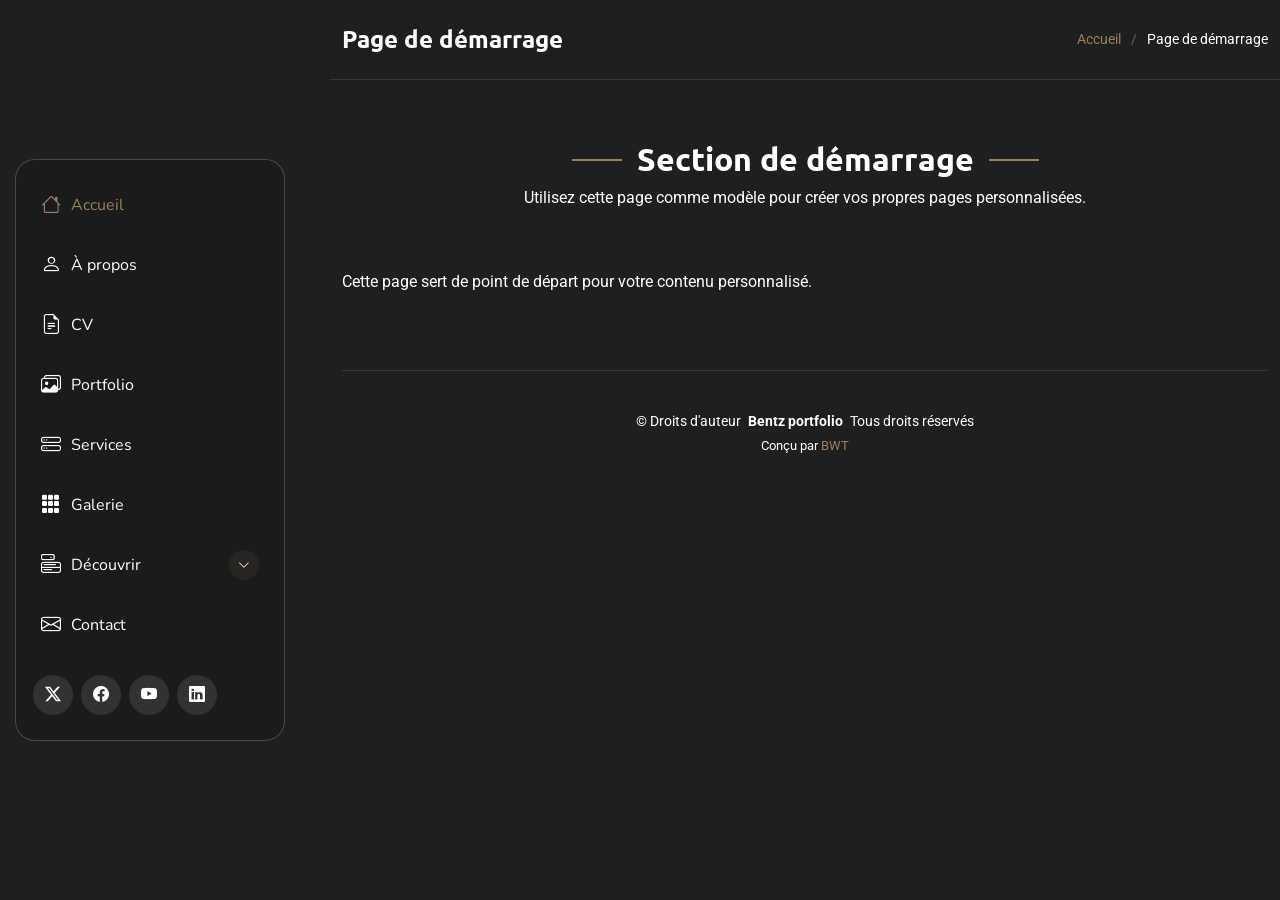
<file: starter-page.html>
<!DOCTYPE html>
<html lang="en">

<head>
  <meta charset="utf-8">
  <meta content="width=device-width, initial-scale=1.0" name="viewport">
  <title>Bentz Protfolio</title>
  <meta name="description" content="">
  <meta name="keywords" content="">

  <!-- Favicons -->
  <link href="assets/img/favicon.png" rel="icon">
  <link href="assets/img/apple-touch-icon.png" rel="apple-touch-icon">

  <!-- Fonts -->
  <link href="https://fonts.googleapis.com" rel="preconnect">
  <link href="https://fonts.gstatic.com" rel="preconnect" crossorigin>
  <link href="https://fonts.googleapis.com/css2?family=Roboto:ital,wght@0,100;0,300;0,400;0,500;0,700;0,900;1,100;1,300;1,400;1,500;1,700;1,900&family=Ubuntu:ital,wght@0,300;0,400;0,500;0,700;1,300;1,400;1,500;1,700&family=Nunito:ital,wght@0,200;0,300;0,400;0,500;0,600;0,700;0,800;0,900;1,200;1,300;1,400;1,500;1,600;1,700;1,800;1,900&display=swap" rel="stylesheet">

  <!-- Vendor CSS Files -->
  <link href="assets/vendor/bootstrap/css/bootstrap.min.css" rel="stylesheet">
  <link href="assets/vendor/bootstrap-icons/bootstrap-icons.css" rel="stylesheet">
  <link href="assets/vendor/aos/aos.css" rel="stylesheet">
  <link href="assets/vendor/glightbox/css/glightbox.min.css" rel="stylesheet">
  <link href="assets/vendor/swiper/swiper-bundle.min.css" rel="stylesheet">

  <!-- Main CSS File -->
  <link href="assets/css/main.css" rel="stylesheet">

  <!-- =======================================================
  * Template Name: SnapFolio
  * Template URL: https://bootstrapmade.com/snapfolio-bootstrap-portfolio-template/
  * Updated: Jun 13 2025 with Bootstrap v5.3.6
  * Author: BootstrapMade.com
  * License: https://bootstrapmade.com/license/
  ======================================================== -->
</head>

<body class="index-page">

  <header id="header" class="header dark-background d-flex flex-column justify-content-center">
    <i class="header-toggle d-xl-none bi bi-list"></i>

    <div class="header-container d-flex flex-column align-items-start">
      <nav id="navmenu" class="navmenu">
        <ul>
          <li><a href="#hero" class="active"><i class="bi bi-house navicon"></i>Accueil</a></li>
          <li><a href="#about"><i class="bi bi-person navicon"></i>À propos</a></li>
          <li><a href="#resume"><i class="bi bi-file-earmark-text navicon"></i>CV</a></li>
          <li><a href="#portfolio"><i class="bi bi-images navicon"></i>Portfolio</a></li>
          <li><a href="#services"><i class="bi bi-hdd-stack navicon"></i>Services</a></li>
          <li><a href="gallery.html"><i class="bi bi-grid-3x3-gap-fill navicon"></i>Galerie</a></li>
          <li class="dropdown"><a href="#"><i class="bi bi-menu-button navicon"></i> <span>Découvrir</span> <i class="bi bi-chevron-down toggle-dropdown"></i></a>
            <ul>
              <li><a href="#">Mes réalisations</a></li>
              <li class="dropdown"><a href="#"><span>Mes connexions</span> <i class="bi bi-chevron-down toggle-dropdown"></i></a>
                <ul>
                  <li><a href="#">Communauté</a></li>
                  <li><a href="#">Parcours</a></li>
                  <li><a href="#">Planification nationale</a></li>
                  <li><a href="#">Mon parcours</a></li>
                  <li><a href="#">Mes archives</a></li>
                </ul>
              </li>
              <li><a href="#">Réseau</a></li>
              <li><a href="#">Histoire</a></li>
              <li><a href="#">Témoignage</a></li>
            </ul>
          </li>
          <li><a href="#contact"><i class="bi bi-envelope navicon"></i>Contact</a></li>
        </ul>
      </nav>

      <div class="social-links text-center">
        <a href="#" class="twitter"><i class="bi bi-twitter-x"></i></a>
        <a href="https://web.facebook.com/profile.php?id=61565747346863" class="facebook"><i class="bi bi-facebook"></i></a>
        <a href="https://www.youtube.com/@blessedwingtech" class="youtube"><i class="bi bi-youtube"></i></a>
        <a href="https://www.linkedin.com/in/bentz-louis-50a6b2326/" class="linkedin"><i class="bi bi-linkedin"></i></a>
      </div>

    </div>

  </header>

  <main class="main">

    <!-- Page Title -->
    <div class="page-title dark-background">
      <div class="container d-lg-flex justify-content-between align-items-center">
        <h1 class="mb-2 mb-lg-0">Page de démarrage</h1>
        <nav class="breadcrumbs">
          <ol>
            <li><a href="index.html">Accueil</a></li>
            <li class="current">Page de démarrage</li>
          </ol>
        </nav>
      </div>
    </div><!-- End Page Title -->

    <!-- Starter Section Section -->
    <section id="starter-section" class="starter-section section">

      <!-- Section Title -->
      <div class="container section-title" data-aos="fade-up">
        <h2>Section de démarrage</h2>
        <p>Utilisez cette page comme modèle pour créer vos propres pages personnalisées.</p>
      </div><!-- End Section Title -->

      <div class="container" data-aos="fade-up">
        <p>Cette page sert de point de départ pour votre contenu personnalisé.</p>
      </div>

    </section><!-- /Starter Section Section -->

  </main>

  <footer id="footer" class="footer position-relative">

    <div class="container">
      <div class="copyright text-center ">
        <p>© <span>Droits d'auteur</span> <strong class="px-1 sitename">Bentz portfolio</strong> <span>Tous droits réservés</span></p>
      </div>
      <div class="credits">
        <!-- All the links in the footer should remain intact. -->
        <!-- You can delete the links only if you've purchased the pro version. -->
        <!-- Licensing information: https://bootstrapmade.com/license/ -->
        <!-- Purchase the pro version with working PHP/AJAX contact form: [buy-url] -->
        Conçu par <a href="https://blogbwt.vercel.app/">BWT</a>
      </div>
    </div>

  </footer>

  <!-- Scroll Top -->
  <a href="#" id="scroll-top" class="scroll-top d-flex align-items-center justify-content-center"><i class="bi bi-arrow-up-short"></i></a>

  <!-- Preloader -->
  <div id="preloader"></div>

  <!-- Vendor JS Files -->
  <script src="assets/vendor/bootstrap/js/bootstrap.bundle.min.js"></script>
  <script src="assets/vendor/php-email-form/validate.js"></script>
  <script src="assets/vendor/aos/aos.js"></script>
  <script src="assets/vendor/typed.js/typed.umd.js"></script>
  <script src="assets/vendor/purecounter/purecounter_vanilla.js"></script>
  <script src="assets/vendor/waypoints/noframework.waypoints.js"></script>
  <script src="assets/vendor/isotope-layout/isotope.pkgd.min.js"></script>
  <script src="assets/vendor/imagesloaded/imagesloaded.pkgd.min.js"></script>
  <script src="assets/vendor/glightbox/js/glightbox.min.js"></script>
  <script src="assets/vendor/swiper/swiper-bundle.min.js"></script>

  <!-- Main JS File -->
  <script src="assets/js/main.js"></script>

</body>

</html>
</file>
<file: assets/css/main.css>
/**
* Template Name: SnapFolio
* Template URL: https://bootstrapmade.com/snapfolio-bootstrap-portfolio-template/
* Updated: Jun 13 2025 with Bootstrap v5.3.6
* Author: BootstrapMade.com
* License: https://bootstrapmade.com/license/
*/

/*--------------------------------------------------------------
# Font & Color Variables
# Help: https://bootstrapmade.com/color-system/
--------------------------------------------------------------*/
/* Fonts */
:root {
  --default-font: "Roboto",  system-ui, -apple-system, "Segoe UI", Roboto, "Helvetica Neue", Arial, "Noto Sans", "Liberation Sans", sans-serif, "Apple Color Emoji", "Segoe UI Emoji", "Segoe UI Symbol", "Noto Color Emoji";
  --heading-font: "Ubuntu",  sans-serif;
  --nav-font: "Nunito",  sans-serif;
}

/* Global Colors - The following color variables are used throughout the website. Updating them here will change the color scheme of the entire website */
:root { 
  --background-color: #1f1f1f; /* Background color for the entire website, including individual sections */
  --default-color: #ffffff; /* Default color used for the majority of the text content across the entire website */
  --heading-color: #ffffff; /* Color for headings, subheadings and title throughout the website */
  --accent-color: #9b805a; /* Accent color that represents your brand on the website. It's used for buttons, links, and other elements that need to stand out */
  --surface-color: #232323; /* The surface color is used as a background of boxed elements within sections, such as cards, icon boxes, or other elements that require a visual separation from the global background. */
  --contrast-color: #ffffff; /* Contrast color for text, ensuring readability against backgrounds of accent, heading, or default colors. */
}

/* Nav Menu Colors - The following color variables are used specifically for the navigation menu. They are separate from the global colors to allow for more customization options */
:root {
  --nav-color: #ffffff;  /* The default color of the main navmenu links */
  --nav-hover-color: #9b805a; /* Applied to main navmenu links when they are hovered over or active */
  --nav-mobile-background-color: #393939; /* Used as the background color for mobile navigation menu */
  --nav-dropdown-background-color: #393939; /* Used as the background color for dropdown items that appear when hovering over primary navigation items */
  --nav-dropdown-color: #ffffff; /* Used for navigation links of the dropdown items in the navigation menu. */
  --nav-dropdown-hover-color: #9b805a; /* Similar to --nav-hover-color, this color is applied to dropdown navigation links when they are hovered over. */
}

/* Color Presets - These classes override global colors when applied to any section or element, providing reuse of the sam color scheme. */

.light-background {
  --background-color: #2c2c2c;
  --surface-color: #323232;
}

.dark-background {
  --background-color: #040b14;
  --default-color: #ffffff;
  --heading-color: #ffffff;
  --surface-color: #151f2b;
  --contrast-color: #ffffff;
}

/* Smooth scroll */
:root {
  scroll-behavior: smooth;
}

/*--------------------------------------------------------------
# General Styling & Shared Classes
--------------------------------------------------------------*/
body {
  color: var(--default-color);
  background-color: var(--background-color);
  font-family: var(--default-font);
}

a {
  color: var(--accent-color);
  text-decoration: none;
  transition: 0.3s;
}

a:hover {
  color: color-mix(in srgb, var(--accent-color), transparent 25%);
  text-decoration: none;
}

h1,
h2,
h3,
h4,
h5,
h6 {
  color: var(--heading-color);
  font-family: var(--heading-font);
}

/* PHP Email Form Messages
------------------------------*/
.php-email-form .error-message {
  display: none;
  background: #df1529;
  color: #ffffff;
  text-align: left;
  padding: 15px;
  margin-bottom: 24px;
  font-weight: 600;
}

.php-email-form .sent-message {
  display: none;
  color: #ffffff;
  background: #059652;
  text-align: center;
  padding: 15px;
  margin-bottom: 24px;
  font-weight: 600;
}

.php-email-form .loading {
  display: none;
  background: var(--surface-color);
  text-align: center;
  padding: 15px;
  margin-bottom: 24px;
}

.php-email-form .loading:before {
  content: "";
  display: inline-block;
  border-radius: 50%;
  width: 24px;
  height: 24px;
  margin: 0 10px -6px 0;
  border: 3px solid var(--accent-color);
  border-top-color: var(--surface-color);
  animation: php-email-form-loading 1s linear infinite;
}

@keyframes php-email-form-loading {
  0% {
    transform: rotate(0deg);
  }

  100% {
    transform: rotate(360deg);
  }
}

/*--------------------------------------------------------------
# Global Header
--------------------------------------------------------------*/
.header {
  --background-color: #1b1b1b;
  color: var(--default-color);
  position: fixed;
  top: 0;
  left: 0;
  bottom: 0;
  padding: 0 15px;
  width: 300px;
  transition: all ease-in-out 0.3s;
  overflow-y: auto;
  z-index: 997;
}

.header .header-container {
  border-radius: 20px;
  padding: 15px;
  background-color: var(--background-color);
  border: 1px solid color-mix(in srgb, var(--default-color), transparent 80%);
}

.header .social-links {
  margin: 0 0 10px 0;
}

.header .social-links a {
  font-size: 16px;
  display: inline-flex;
  align-items: center;
  justify-content: center;
  background: color-mix(in srgb, var(--default-color), transparent 90%);
  color: var(--default-color);
  margin: 0 2px;
  border-radius: 50%;
  text-align: center;
  width: 40px;
  height: 40px;
  transition: 0.3s;
}

.header .social-links a:hover {
  color: var(--contrast-color);
  background: var(--accent-color);
}

@media (min-width: 1200px) {

  .header~main,
  .header~#footer {
    margin-left: 330px;
  }
}

@media (max-width: 1199px) {
  .header {
    left: -100%;
  }
}

.header.header-show {
  left: 0;
}

.header .header-toggle {
  color: var(--contrast-color);
  background-color: var(--accent-color);
  font-size: 22px;
  display: flex;
  align-items: center;
  justify-content: center;
  width: 40px;
  height: 40px;
  border-radius: 50%;
  cursor: pointer;
  position: fixed;
  top: 15px;
  right: 15px;
  z-index: 9999;
  transition: background-color 0.3s;
}

.header .header-toggle:hover {
  color: var(--contrast-color);
  background-color: color-mix(in srgb, var(--accent-color) 90%, white 15%);
}

/*--------------------------------------------------------------
# Navigation Menu
--------------------------------------------------------------*/
.mobile-nav-toggle {
  display: none;
}

.navmenu {
  padding: 0;
  z-index: 9997;
  width: 100%;
}

.navmenu ul {
  list-style: none;
  padding: 0 0 20px 0;
  margin: 0;
}

.navmenu a,
.navmenu a:focus {
  color: var(--nav-color);
  padding: 15px 10px;
  font-family: var(--nav-font);
  font-size: 16px;
  font-weight: 400;
  display: flex;
  align-items: center;
  white-space: nowrap;
  transition: 0.3s;
  width: 100%;
}

.navmenu a .navicon,
.navmenu a:focus .navicon {
  font-size: 20px;
  margin-right: 10px;
}

.navmenu a .toggle-dropdown,
.navmenu a:focus .toggle-dropdown {
  font-size: 12px;
  line-height: 0;
  margin-left: auto;
  width: 30px;
  height: 30px;
  display: flex;
  align-items: center;
  justify-content: center;
  border-radius: 50%;
  transition: 0.3s;
  flex-shrink: 0;
  background-color: color-mix(in srgb, var(--accent-color), transparent 90%);
}

.navmenu a .toggle-dropdown:hover,
.navmenu a:focus .toggle-dropdown:hover {
  background-color: var(--accent-color);
  color: var(--contrast-color);
}

.navmenu a:hover,
.navmenu .active,
.navmenu .active:focus {
  color: var(--nav-hover-color);
}

.navmenu a:hover .navicon,
.navmenu .active .navicon,
.navmenu .active:focus .navicon {
  color: var(--accent-color);
}

.navmenu .active .toggle-dropdown,
.navmenu .active:focus .toggle-dropdown {
  background-color: var(--accent-color);
  color: var(--contrast-color);
  transform: rotate(180deg);
}

.navmenu .dropdown {
  display: block;
}

.navmenu .dropdown a,
.navmenu .dropdown a:focus {
  color: --nav-dropdown-color;
}

.navmenu .dropdown a:hover,
.navmenu .dropdown .active,
.navmenu .dropdown .active:focus {
  color: var(--nav-dropdown-hover-color);
}

.navmenu .dropdown ul {
  position: static;
  display: none;
  z-index: 99;
  padding: 5px 10px;
  margin: 5px 10px;
  background-color: var(--nav-dropdown-background-color);
  border: 1px solid color-mix(in srgb, var(--default-color), transparent 90%);
  box-shadow: none;
  transition: all 0.5s ease-in-out;
}

.navmenu .dropdown ul ul {
  background-color: rgba(33, 37, 41, 0.1);
}

.navmenu .dropdown>.dropdown-active {
  display: block;
  background-color: rgba(33, 37, 41, 0.03);
}

/*--------------------------------------------------------------
# Global Footer
--------------------------------------------------------------*/
.footer {
  color: var(--default-color);
  background-color: var(--background-color);
  font-size: 14px;
  padding: 0 0 40px 0;
  position: relative;
}

.footer .copyright {
  padding-top: 40px;
  border-top: 1px solid color-mix(in srgb, var(--default-color), transparent 90%);
}

.footer .copyright p {
  margin-bottom: 0;
}

.footer .credits {
  margin-top: 4px;
  font-size: 13px;
  text-align: center;
}

/*--------------------------------------------------------------
# Preloader
--------------------------------------------------------------*/
#preloader {
  position: fixed;
  inset: 0;
  z-index: 999999;
  overflow: hidden;
  background: var(--background-color);
  transition: all 0.6s ease-out;
}

#preloader:before {
  content: "";
  position: fixed;
  top: calc(50% - 30px);
  left: calc(50% - 30px);
  border: 6px solid #ffffff;
  border-color: var(--accent-color) transparent var(--accent-color) transparent;
  border-radius: 50%;
  width: 60px;
  height: 60px;
  animation: animate-preloader 1.5s linear infinite;
}

@keyframes animate-preloader {
  0% {
    transform: rotate(0deg);
  }

  100% {
    transform: rotate(360deg);
  }
}

/*--------------------------------------------------------------
# Scroll Top Button
--------------------------------------------------------------*/
.scroll-top {
  position: fixed;
  visibility: hidden;
  opacity: 0;
  right: 15px;
  bottom: -15px;
  z-index: 99999;
  background-color: var(--accent-color);
  width: 44px;
  height: 44px;
  border-radius: 50px;
  transition: all 0.4s;
}

.scroll-top i {
  font-size: 24px;
  color: var(--contrast-color);
  line-height: 0;
}

.scroll-top:hover {
  background-color: color-mix(in srgb, var(--accent-color), transparent 20%);
  color: var(--contrast-color);
}

.scroll-top.active {
  visibility: visible;
  opacity: 1;
  bottom: 15px;
}

/*--------------------------------------------------------------
# Disable aos animation delay on mobile devices
--------------------------------------------------------------*/
@media screen and (max-width: 768px) {
  [data-aos-delay] {
    transition-delay: 0 !important;
  }
}

/*--------------------------------------------------------------
# Global Page Titles & Breadcrumbs
--------------------------------------------------------------*/
.page-title {
  color: var(--default-color);
  padding: 25px 0 0 0;
  position: relative;
}

.page-title .container {
  border-bottom: 1px solid color-mix(in srgb, var(--default-color), transparent 90%);
  padding-bottom: 25px;
}

.page-title h1 {
  font-size: 24px;
  font-weight: 700;
}

.page-title .breadcrumbs ol {
  display: flex;
  flex-wrap: wrap;
  list-style: none;
  padding: 0;
  margin: 0;
  font-size: 14px;
  font-weight: 400;
}

.page-title .breadcrumbs ol li+li {
  padding-left: 10px;
}

.page-title .breadcrumbs ol li+li::before {
  content: "/";
  display: inline-block;
  padding-right: 10px;
  color: color-mix(in srgb, var(--default-color), transparent 70%);
}

/*--------------------------------------------------------------
# Global Sections
--------------------------------------------------------------*/
section,
.section {
  color: var(--default-color);
  background-color: var(--background-color);
  padding: 60px 0;
  overflow: clip;
}

/*--------------------------------------------------------------
# Global Section Titles
--------------------------------------------------------------*/
.section-title {
  text-align: center;
  padding-bottom: 60px;
  position: relative;
}

.section-title h2 {
  font-size: 32px;
  font-weight: 700;
  position: relative;
}

.section-title h2:before,
.section-title h2:after {
  content: "";
  width: 50px;
  height: 2px;
  background: var(--accent-color);
  display: inline-block;
}

.section-title h2:before {
  margin: 0 15px 10px 0;
}

.section-title h2:after {
  margin: 0 0 10px 15px;
}

.section-title p {
  margin-bottom: 0;
}

/*--------------------------------------------------------------
# Hero Section
--------------------------------------------------------------*/
.hero {
  min-height: 100vh;
  position: relative;
  overflow: hidden;
  display: flex;
  align-items: center;
}

.hero .background-elements {
  position: absolute;
  top: 0;
  left: 0;
  width: 100%;
  height: 100%;
  z-index: 1;
  overflow: hidden;
}

.hero .background-elements .bg-circle {
  position: absolute;
  border-radius: 50%;
  background: linear-gradient(45deg, color-mix(in srgb, var(--accent-color), transparent 90%), color-mix(in srgb, var(--accent-color), transparent 95%));
  animation: float 6s ease-in-out infinite;
}

.hero .background-elements .bg-circle.circle-1 {
  width: 300px;
  height: 300px;
  top: 10%;
  right: 10%;
  animation-delay: 0s;
}

.hero .background-elements .bg-circle.circle-2 {
  width: 200px;
  height: 200px;
  bottom: 20%;
  left: 5%;
  animation-delay: 2s;
}

.hero .hero-content {
  position: relative;
  width: 100%;
  z-index: 2;
}

.hero .container {
  position: relative;
  z-index: 3;
}

.hero .hero-text h1 {
  font-size: 72px;
  font-weight: 800;
  line-height: 1.1;
  margin-bottom: 15px;
  color: var(--heading-color);
}

.hero .hero-text h1 .accent-text {
  color: var(--accent-color);
  position: relative;
}

.hero .hero-text h1 .accent-text::after {
  content: "";
  position: absolute;
  bottom: -5px;
  left: 0;
  width: 100%;
  height: 3px;
  background: linear-gradient(90deg, var(--accent-color), color-mix(in srgb, var(--accent-color), transparent 50%));
}

.hero .hero-text h2 {
  font-size: 32px;
  font-weight: 600;
  color: var(--heading-color);
  margin-bottom: 10px;
}

.hero .hero-text .lead {
  font-size: 24px;
  margin-bottom: 20px;
  color: var(--default-color);
}

.hero .hero-text .lead span {
  color: var(--accent-color);
  font-weight: 600;
  border-bottom: 2px solid var(--accent-color);
  padding-bottom: 2px;
}

.hero .hero-text .description {
  font-size: 18px;
  line-height: 1.6;
  color: color-mix(in srgb, var(--default-color), transparent 20%);
  margin-bottom: 40px;
  max-width: 500px;
}

.hero .hero-actions {
  display: flex;
  gap: 20px;
  margin-bottom: 40px;
  flex-wrap: wrap;
}

.hero .hero-actions .btn {
  padding: 14px 30px;
  font-size: 16px;
  font-weight: 600;
  border-radius: 50px;
  text-decoration: none;
  transition: all 0.3s ease;
  border: 2px solid;
}

.hero .hero-actions .btn.btn-primary {
  background-color: var(--accent-color);
  color: var(--contrast-color);
  border-color: var(--accent-color);
}

.hero .hero-actions .btn.btn-primary:hover {
  background-color: color-mix(in srgb, var(--accent-color), black 10%);
  transform: translateY(-2px);
  box-shadow: 0 8px 25px color-mix(in srgb, var(--accent-color), transparent 70%);
}

.hero .hero-actions .btn.btn-outline {
  background-color: transparent;
  color: var(--accent-color);
  border-color: var(--accent-color);
}

.hero .hero-actions .btn.btn-outline:hover {
  background-color: var(--accent-color);
  color: var(--contrast-color);
  transform: translateY(-2px);
}

.hero .social-links {
  display: flex;
  gap: 20px;
}

.hero .social-links a {
  width: 50px;
  height: 50px;
  display: flex;
  align-items: center;
  justify-content: center;
  background-color: var(--surface-color);
  color: color-mix(in srgb, var(--default-color), transparent 40%);
  border-radius: 50%;
  font-size: 20px;
  transition: all 0.3s ease;
}

.hero .social-links a:hover {
  color: var(--contrast-color);
  background-color: var(--accent-color);
  transform: translateY(-3px);
  box-shadow: 0 8px 25px color-mix(in srgb, var(--accent-color), transparent 70%);
}

.hero .hero-visual {
  display: flex;
  justify-content: center;
  align-items: center;
  height: 100%;
}

.hero .hero-visual .profile-container {
  position: relative;
  width: 400px;
  height: 400px;
}

.hero .hero-visual .profile-container .profile-background {
  position: absolute;
  top: 20px;
  left: 20px;
  width: 100%;
  height: 100%;
  background: linear-gradient(135deg, var(--accent-color), color-mix(in srgb, var(--accent-color), var(--heading-color) 30%));
  border-radius: 30px;
  z-index: 1;
}

.hero .hero-visual .profile-container .profile-image {
  position: relative;
  width: 100%;
  height: 100%;
  object-fit: cover;
  border-radius: 30px;
  z-index: 2;
  box-shadow: 0 20px 40px color-mix(in srgb, var(--default-color), transparent 85%);
}

.hero .hero-visual .profile-container .floating-elements .floating-icon {
  position: absolute;
  width: 60px;
  height: 60px;
  background-color: var(--surface-color);
  border-radius: 50%;
  display: flex;
  align-items: center;
  justify-content: center;
  font-size: 24px;
  color: var(--accent-color);
  box-shadow: 0 8px 25px color-mix(in srgb, var(--default-color), transparent 85%);
  animation: floatIcon 4s ease-in-out infinite;
}

.hero .hero-visual .profile-container .floating-elements .floating-icon.icon-1 {
  top: -10px;
  right: 50px;
  animation-delay: 0s;
}

.hero .hero-visual .profile-container .floating-elements .floating-icon.icon-2 {
  bottom: 80px;
  right: -20px;
  animation-delay: 1s;
}

.hero .hero-visual .profile-container .floating-elements .floating-icon.icon-3 {
  bottom: -10px;
  left: 50px;
  animation-delay: 2s;
}

.hero .hero-visual .profile-container .floating-elements .floating-icon.icon-4 {
  top: 100px;
  left: -20px;
  animation-delay: 3s;
}

@keyframes float {

  0%,
  100% {
    transform: translateY(0px);
  }

  50% {
    transform: translateY(-20px);
  }
}

@keyframes floatIcon {

  0%,
  100% {
    transform: translateY(0px) rotate(0deg);
  }

  50% {
    transform: translateY(-10px) rotate(5deg);
  }
}

@media (max-width: 992px) {
  .hero .hero-text {
    text-align: center;
    margin-bottom: 50px;
  }

  .hero .hero-text h1 {
    font-size: 56px;
  }

  .hero .hero-text h2 {
    font-size: 28px;
  }

  .hero .hero-text .lead {
    font-size: 20px;
  }

  .hero .hero-visual .profile-container {
    width: 350px;
    height: 350px;
  }
}

@media (max-width: 768px) {
  .hero .hero-text h1 {
    font-size: 42px;
  }

  .hero .hero-text h2 {
    font-size: 24px;
  }

  .hero .hero-text .lead {
    font-size: 18px;
  }

  .hero .hero-text .description {
    font-size: 16px;
  }

  .hero .hero-actions {
    justify-content: center;
  }

  .hero .hero-actions .btn {
    padding: 12px 25px;
    font-size: 14px;
  }

  .hero .hero-visual .profile-container {
    width: 300px;
    height: 300px;
  }

  .hero .hero-visual .profile-container .floating-elements .floating-icon {
    width: 50px;
    height: 50px;
    font-size: 20px;
  }

  .hero .background-elements .bg-circle.circle-1 {
    width: 200px;
    height: 200px;
  }

  .hero .background-elements .bg-circle.circle-2 {
    width: 150px;
    height: 150px;
  }

  .hero .background-elements .bg-circle.circle-3 {
    width: 100px;
    height: 100px;
  }
}

/*--------------------------------------------------------------
# About Section
--------------------------------------------------------------*/
.about .profile-card {
  background: linear-gradient(135deg, var(--surface-color) 0%, color-mix(in srgb, var(--surface-color), var(--accent-color) 5%) 100%);
  border-radius: 2rem;
  padding: 2.5rem;
  text-align: center;
  box-shadow: 0 20px 40px rgba(0, 0, 0, 0.08);
  border: 1px solid color-mix(in srgb, var(--accent-color), transparent 90%);
  position: relative;
  overflow: hidden;
}

.about .profile-card::before {
  content: "";
  position: absolute;
  top: 0;
  left: 0;
  right: 0;
  height: 4px;
  background: linear-gradient(90deg, var(--accent-color), color-mix(in srgb, var(--accent-color), var(--heading-color) 30%));
}

@media (max-width: 991px) {
  .about .profile-card {
    margin-bottom: 3rem;
  }
}

.about .profile-header {
  position: relative;
  margin-bottom: 2rem;
}

.about .profile-header .profile-image {
  width: 160px;
  height: 160px;
  margin: 0 auto 1.5rem;
  border-radius: 50%;
  overflow: hidden;
  border: 4px solid var(--accent-color);
  box-shadow: 0 10px 30px rgba(0, 0, 0, 0.15);
}

.about .profile-header .profile-image img {
  width: 100%;
  height: 100%;
  object-fit: cover;
}

.about .profile-header .profile-badge {
  position: absolute;
  bottom: 20px;
  right: calc(50% - 65px);
  width: 32px;
  height: 32px;
  background-color: var(--accent-color);
  border-radius: 50%;
  display: flex;
  align-items: center;
  justify-content: center;
  border: 3px solid var(--surface-color);
}

.about .profile-header .profile-badge i {
  color: var(--contrast-color);
  font-size: 14px;
}

.about .profile-content h3 {
  font-size: 1.5rem;
  font-weight: 700;
  margin-bottom: 0.5rem;
  color: var(--heading-color);
}

.about .profile-content .profession {
  color: var(--accent-color);
  font-weight: 500;
  margin-bottom: 2rem;
}

.about .contact-links {
  display: flex;
  flex-direction: column;
  gap: 1rem;
}

.about .contact-links .contact-item {
  display: flex;
  align-items: center;
  gap: 0.75rem;
  padding: 0.75rem 1rem;
  background-color: color-mix(in srgb, var(--surface-color), var(--background-color) 50%);
  border-radius: 0.75rem;
  text-decoration: none;
  color: var(--default-color);
  transition: all 0.3s;
  border: 1px solid color-mix(in srgb, var(--default-color), transparent 90%);
}

.about .contact-links .contact-item:hover {
  background-color: var(--accent-color);
  color: var(--contrast-color);
  transform: translateY(-2px);
  box-shadow: 0 5px 20px color-mix(in srgb, var(--accent-color), transparent 70%);
}

.about .contact-links .contact-item i {
  font-size: 1rem;
  width: 18px;
}

.about .about-content {
  padding-left: 3rem;
}

@media (max-width: 991px) {
  .about .about-content {
    padding-left: 0;
  }
}

.about .about-content .section-header {
  margin-bottom: 2rem;
}

.about .about-content .section-header .badge-text {
  display: inline-block;
  background: linear-gradient(135deg, var(--accent-color), color-mix(in srgb, var(--accent-color), var(--heading-color) 20%));
  color: var(--contrast-color);
  padding: 0.5rem 1.5rem;
  border-radius: 2rem;
  font-size: 0.875rem;
  font-weight: 600;
  letter-spacing: 0.5px;
  margin-bottom: 1.5rem;
}

.about .about-content .section-header h2 {
  font-size: 2.25rem;
  font-weight: 700;
  line-height: 1.3;
  margin: 0;
}

@media (max-width: 768px) {
  .about .about-content .section-header h2 {
    font-size: 1.875rem;
  }
}

.about .about-content .description {
  margin-bottom: 2.5rem;
}

.about .about-content .description p {
  font-size: 1.1rem;
  line-height: 1.7;
  color: color-mix(in srgb, var(--default-color), transparent 20%);
  margin-bottom: 1.5rem;
}

.about .about-content .description p:last-child {
  margin-bottom: 0;
}

.about .stats-grid {
  display: grid;
  grid-template-columns: repeat(3, 1fr);
  gap: 2rem;
  margin-bottom: 2.5rem;
  padding: 2rem;
  background-color: var(--surface-color);
  border-radius: 1.5rem;
  box-shadow: 0 10px 30px rgba(0, 0, 0, 0.05);
}

@media (max-width: 768px) {
  .about .stats-grid {
    grid-template-columns: 1fr;
    gap: 1.5rem;
    text-align: center;
  }
}

.about .stats-grid .stat-item {
  text-align: center;
}

.about .stats-grid .stat-item .stat-number {
  font-size: 2rem;
  font-weight: 700;
  color: var(--accent-color);
  display: block;
  margin-bottom: 0.5rem;
}

.about .stats-grid .stat-item .stat-label {
  font-size: 0.875rem;
  color: color-mix(in srgb, var(--default-color), transparent 40%);
  font-weight: 500;
}

.about .details-grid {
  margin-bottom: 2.5rem;
}

.about .details-grid .detail-row {
  display: grid;
  grid-template-columns: 1fr 1fr;
  gap: 2rem;
  margin-bottom: 1.5rem;
}

@media (max-width: 768px) {
  .about .details-grid .detail-row {
    grid-template-columns: 1fr;
    gap: 1rem;
  }
}

.about .details-grid .detail-row:last-child {
  margin-bottom: 0;
}

.about .details-grid .detail-item .detail-label {
  display: block;
  font-size: 0.875rem;
  color: color-mix(in srgb, var(--default-color), transparent 50%);
  margin-bottom: 0.5rem;
  font-weight: 500;
}

.about .details-grid .detail-item .detail-value {
  display: block;
  font-weight: 600;
  color: var(--heading-color);
  font-size: 1rem;
}

.about .cta-section {
  display: flex;
  gap: 1rem;
  flex-wrap: wrap;
}

.about .cta-section .btn {
  padding: 0.875rem 2rem;
  border-radius: 0.75rem;
  font-weight: 600;
  text-decoration: none;
  transition: all 0.3s;
  display: inline-flex;
  align-items: center;
  gap: 0.5rem;
  border: 2px solid transparent;
}

.about .cta-section .btn.btn-primary {
  background-color: var(--accent-color);
  color: var(--contrast-color);
}

.about .cta-section .btn.btn-primary:hover {
  background-color: color-mix(in srgb, var(--accent-color), black 15%);
  transform: translateY(-2px);
  box-shadow: 0 10px 30px color-mix(in srgb, var(--accent-color), transparent 60%);
}

.about .cta-section .btn.btn-outline {
  background-color: transparent;
  color: var(--default-color);
  border-color: color-mix(in srgb, var(--default-color), transparent 70%);
}

.about .cta-section .btn.btn-outline:hover {
  border-color: var(--accent-color);
  transform: translateY(-2px);
}

/*--------------------------------------------------------------
# Stats Section
--------------------------------------------------------------*/
.stats .stats-wrapper {
  display: grid;
  grid-template-columns: repeat(4, 1fr);
  gap: 20px;
}

@media (max-width: 992px) {
  .stats .stats-wrapper {
    grid-template-columns: repeat(2, 1fr);
  }
}

@media (max-width: 576px) {
  .stats .stats-wrapper {
    grid-template-columns: 1fr;
  }
}

.stats .stats-item {
  background: linear-gradient(135deg, color-mix(in srgb, var(--surface-color), transparent 5%), var(--surface-color));
  border-radius: 15px;
  padding: 40px 20px;
  text-align: center;
  position: relative;
  transition: transform 0.3s ease, box-shadow 0.3s ease;
  box-shadow: 0 10px 30px rgba(0, 0, 0, 0.05);
  overflow: hidden;
}

.stats .stats-item:hover {
  transform: translateY(-10px);
  box-shadow: 0 15px 35px rgba(0, 0, 0, 0.1);
}

.stats .stats-item:hover .icon-wrapper {
  transform: scale(1.1);
}

.stats .stats-item:nth-child(1) .icon-wrapper {
  background-color: color-mix(in srgb, var(--accent-color), transparent 85%);
}

.stats .stats-item:nth-child(1) .icon-wrapper i {
  color: color-mix(in srgb, var(--accent-color), transparent 10%);
}

.stats .stats-item:nth-child(2) .icon-wrapper {
  background-color: color-mix(in srgb, #ff7e00, transparent 85%);
}

.stats .stats-item:nth-child(2) .icon-wrapper i {
  color: color-mix(in srgb, #ff7e00, transparent 10%);
}

.stats .stats-item:nth-child(3) .icon-wrapper {
  background-color: color-mix(in srgb, #00c875, transparent 85%);
}

.stats .stats-item:nth-child(3) .icon-wrapper i {
  color: color-mix(in srgb, #00c875, transparent 10%);
}

.stats .stats-item:nth-child(4) .icon-wrapper {
  background-color: color-mix(in srgb, #e83e8c, transparent 85%);
}

.stats .stats-item:nth-child(4) .icon-wrapper i {
  color: color-mix(in srgb, #e83e8c, transparent 10%);
}

.stats .stats-item .icon-wrapper {
  width: 80px;
  height: 80px;
  border-radius: 50%;
  display: flex;
  align-items: center;
  justify-content: center;
  margin: 0 auto 20px;
  transition: transform 0.3s ease;
}

.stats .stats-item .icon-wrapper i {
  font-size: 36px;
}

.stats .stats-item span {
  display: block;
  font-size: 48px;
  font-weight: 700;
  color: var(--heading-color);
  margin-bottom: 10px;
  line-height: 1;
  font-family: var(--heading-font);
}

.stats .stats-item p {
  color: var(--default-color);
  font-size: 18px;
  margin: 0;
  font-weight: 500;
  font-family: var(--heading-font);
  opacity: 0.8;
}

/*--------------------------------------------------------------
# Skills Section
--------------------------------------------------------------*/
.skills .skills-category {
  background-color: var(--surface-color);
  padding: 30px;
  border-radius: 8px;
  box-shadow: 0 0 20px rgba(0, 0, 0, 0.05);
  height: 100%;
  transition: transform 0.3s;
}

.skills .skills-category:hover {
  transform: translateY(-5px);
}

.skills .skills-category h3 {
  font-size: 24px;
  margin-bottom: 25px;
  position: relative;
  padding-bottom: 15px;
}

.skills .skills-category h3:after {
  content: "";
  position: absolute;
  bottom: 0;
  left: 0;
  width: 50px;
  height: 2px;
  background-color: var(--accent-color);
}

.skills .skill-item {
  margin-bottom: 25px;
}

.skills .skill-item:last-child {
  margin-bottom: 0;
}

.skills .skill-item h4 {
  font-size: 16px;
  margin-bottom: 8px;
}

.skills .skill-item .skill-percentage {
  font-size: 14px;
  color: color-mix(in srgb, var(--heading-color), transparent 30%);
}

.skills .skill-item .progress {
  height: 8px;
  background-color: color-mix(in srgb, var(--accent-color), transparent 90%);
  border-radius: 20px;
  overflow: hidden;
  position: relative;
}

.skills .skill-item .progress .progress-bar {
  background-color: var(--accent-color);
  transition: width 1.5s ease-in-out;
  width: 0;
  height: 100%;
  border-radius: 20px;
}

.skills .skill-item .skill-tooltip {
  font-size: 14px;
  color: color-mix(in srgb, var(--default-color), transparent 30%);
  margin-top: 8px;
  opacity: 0;
  transform: translateY(-5px);
  transition: all 0.3s;
}

.skills .skill-item:hover .skill-tooltip {
  opacity: 1;
  transform: translateY(0);
}

.skills .skill-box {
  background-color: var(--surface-color);
  padding: 25px 20px;
  border-radius: 8px;
  text-align: center;
  transition: all 0.3s;
  height: 100%;
  position: relative;
  overflow: hidden;
  box-shadow: 0 0 15px rgba(0, 0, 0, 0.05);
}

.skills .skill-box:hover {
  transform: translateY(-5px);
}

.skills .skill-box:hover i {
  color: var(--accent-color);
  transform: scale(1.1);
}

.skills .skill-box:hover .skill-tooltip {
  opacity: 1;
  transform: translateY(0);
}

.skills .skill-box i {
  font-size: 36px;
  color: color-mix(in srgb, var(--accent-color), transparent 20%);
  margin-bottom: 15px;
  display: inline-block;
  transition: all 0.3s;
}

.skills .skill-box h4 {
  font-size: 18px;
  margin-bottom: 10px;
}

.skills .skill-box .skill-tooltip {
  font-size: 14px;
  color: color-mix(in srgb, var(--default-color), transparent 30%);
  opacity: 0;
  transform: translateY(5px);
  transition: all 0.3s;
}

@media (max-width: 991.98px) {
  .skills .skills-category {
    margin-bottom: 30px;
  }

  .skills .skills-category:last-child {
    margin-bottom: 0;
  }
}

@media (max-width: 767.98px) {
  .skills .skill-box {
    margin-bottom: 20px;
  }

  .skills .skill-box:last-child {
    margin-bottom: 0;
  }
}

/*--------------------------------------------------------------
# Resume Section
--------------------------------------------------------------*/
.resume .resume-side {
  background-color: var(--surface-color);
  padding: 2rem;
  border-radius: 10px;
  box-shadow: 0 0 20px rgba(0, 0, 0, 0.1);
  height: 100%;
}

.resume .resume-side .profile-img {
  text-align: center;
}

.resume .resume-side .profile-img img {
  width: 200px;
  height: 200px;
  object-fit: cover;
  border: 5px solid color-mix(in srgb, var(--accent-color), transparent 85%);
  border-radius: 50%;
}

.resume .resume-side h3 {
  font-size: 1.5rem;
  margin-bottom: 1rem;
  color: var(--heading-color);
  font-weight: 600;
}

.resume .resume-side .contact-info li {
  margin-bottom: 1rem;
  color: var(--default-color);
}

.resume .resume-side .contact-info li i {
  width: 25px;
  color: var(--accent-color);
  margin-right: 0.5rem;
}

.resume .resume-side .skill-item {
  margin-bottom: 1.5rem;
}

.resume .resume-side .skill-item span {
  font-size: 0.9rem;
  color: var(--default-color);
}

.resume .resume-side .skill-item .progress {
  height: 8px;
  background-color: color-mix(in srgb, var(--accent-color), transparent 90%);
  border-radius: 4px;
  margin-top: 0.5rem;
}

.resume .resume-side .skill-item .progress .progress-bar {
  background-color: var(--accent-color);
  width: 0;
  transition: width 1s ease;
}

.resume .resume-section {
  margin-bottom: 3rem;
}

.resume .resume-section h3 {
  font-size: 1.75rem;
  margin-bottom: 1.5rem;
  color: var(--heading-color);
  font-weight: 600;
}

.resume .resume-section h3 i {
  color: var(--accent-color);
}

.resume .resume-section .resume-item {
  padding-left: 1.5rem;
  border-left: 2px solid color-mix(in srgb, var(--accent-color), transparent 80%);
  margin-bottom: 2rem;
  position: relative;
}

.resume .resume-section .resume-item:before {
  content: "";
  position: absolute;
  width: 16px;
  height: 16px;
  border-radius: 50%;
  left: -9px;
  top: 0;
  background: var(--accent-color);
}

.resume .resume-section .resume-item h4 {
  font-size: 1.2rem;
  margin-bottom: 0.5rem;
  color: var(--heading-color);
  font-weight: 600;
}

.resume .resume-section .resume-item h5 {
  font-size: 1rem;
  margin-bottom: 0.5rem;
  color: var(--accent-color);
}

.resume .resume-section .resume-item .company {
  font-size: 0.95rem;
  margin-bottom: 1rem;
  color: var(--heading-color);
}

.resume .resume-section .resume-item .company i {
  margin-right: 0.5rem;
}

.resume .resume-section .resume-item ul {
  padding-left: 1.2rem;
}

.resume .resume-section .resume-item ul li {
  margin-bottom: 0.5rem;
  color: var(--default-color);
}

.resume .resume-section .resume-item p {
  color: var(--default-color);
  margin-bottom: 0;
}

@media (max-width: 991.98px) {
  .resume .resume-side {
    margin-bottom: 2rem;
  }
}

/*--------------------------------------------------------------
# Portfolio Section
--------------------------------------------------------------*/
@media (max-width: 991px) {
  .portfolio .filter-sidebar {
    margin-bottom: 30px;
  }
}

.portfolio .filters-wrapper {
  background-color: color-mix(in srgb, var(--surface-color), var(--default-color) 3%);
  padding: 30px;
  border-radius: 10px;
  box-shadow: 0 5px 25px rgba(0, 0, 0, 0.05);
}

@media (max-width: 991px) {
  .portfolio .filters-wrapper {
    padding: 20px;
  }
}

.portfolio .portfolio-filters {
  padding: 0;
  margin: 0;
  list-style: none;
  display: flex;
  flex-direction: column;
  gap: 10px;
}

@media (max-width: 991px) {
  .portfolio .portfolio-filters {
    flex-direction: row;
    flex-wrap: wrap;
    justify-content: center;
  }
}

.portfolio .portfolio-filters li {
  cursor: pointer;
  padding: 12px 20px;
  font-size: 16px;
  font-weight: 500;
  line-height: 1;
  color: var(--default-color);
  transition: all 0.3s ease-in-out;
  border-radius: 6px;
  background: transparent;
  position: relative;
  border-left: 3px solid transparent;
}

@media (max-width: 991px) {
  .portfolio .portfolio-filters li {
    padding: 8px 16px;
    border: 1px solid color-mix(in srgb, var(--accent-color), transparent 80%);
    border-left-width: 3px;
  }
}

.portfolio .portfolio-filters li:hover {
  color: var(--accent-color);
  background-color: color-mix(in srgb, var(--accent-color), transparent 90%);
  border-left-color: color-mix(in srgb, var(--accent-color), transparent 50%);
}

.portfolio .portfolio-filters li.filter-active {
  color: var(--accent-color);
  background-color: color-mix(in srgb, var(--accent-color), transparent 90%);
  border-left-color: var(--accent-color);
  font-weight: 600;
}

.portfolio .portfolio-wrap {
  transition: 0.4s;
  position: relative;
  overflow: hidden;
  border-radius: 12px;
  box-shadow: 0 5px 20px rgba(0, 0, 0, 0.08);
  height: 100%;
}

.portfolio .portfolio-wrap img {
  transition: transform 0.6s cubic-bezier(0.215, 0.61, 0.355, 1);
  width: 100%;
  height: 350px;
  object-fit: cover;
}

.portfolio .portfolio-wrap .portfolio-info {
  position: absolute;
  bottom: 0;
  left: 0;
  right: 0;
  padding: 25px;
  background: linear-gradient(to top, rgba(0, 0, 0, 0.8) 0%, rgba(0, 0, 0, 0.4) 60%, rgba(0, 0, 0, 0) 100%);
  z-index: 3;
  transition: all 0.4s cubic-bezier(0.215, 0.61, 0.355, 1);
  transform: translateY(20px);
  opacity: 0;
}

.portfolio .portfolio-wrap .portfolio-info .content {
  transition: all 0.4s cubic-bezier(0.215, 0.61, 0.355, 1);
  transform: translateY(20px);
}

.portfolio .portfolio-wrap .portfolio-info .category {
  display: inline-block;
  color: var(--accent-color);
  font-size: 14px;
  font-weight: 500;
  text-transform: uppercase;
  letter-spacing: 1px;
  margin-bottom: 8px;
}

.portfolio .portfolio-wrap .portfolio-info h4 {
  font-size: 20px;
  color: var(--contrast-color);
  font-weight: 700;
  margin-bottom: 15px;
}

.portfolio .portfolio-wrap .portfolio-info .portfolio-links {
  display: flex;
  gap: 12px;
}

.portfolio .portfolio-wrap .portfolio-info .portfolio-links a {
  color: var(--contrast-color);
  width: 40px;
  height: 40px;
  display: flex;
  align-items: center;
  justify-content: center;
  background-color: color-mix(in srgb, var(--accent-color), transparent 30%);
  border-radius: 50%;
  font-size: 18px;
  transition: 0.3s;
}

.portfolio .portfolio-wrap .portfolio-info .portfolio-links a:hover {
  background-color: var(--accent-color);
  transform: translateY(-3px);
}

.portfolio .portfolio-wrap:hover {
  transform: translateY(-5px);
}

.portfolio .portfolio-wrap:hover img {
  transform: scale(1.08);
}

.portfolio .portfolio-wrap:hover .portfolio-info {
  transform: translateY(0);
  opacity: 1;
}

.portfolio .portfolio-wrap:hover .portfolio-info .content {
  transform: translateY(0);
}

/*--------------------------------------------------------------
# Services Section
--------------------------------------------------------------*/
.services .service-header {
  margin-bottom: 60px;
}

.services .service-header .service-intro .service-heading {
  font-size: 48px;
  margin-bottom: 0;
  font-weight: 700;
  line-height: 1.2;
  color: var(--heading-color);
}

.services .service-header .service-intro .service-heading div {
  display: block;
  position: relative;
}

.services .service-header .service-intro .service-heading span {
  display: block;
  color: var(--accent-color);
}

@media (max-width: 992px) {
  .services .service-header .service-intro .service-heading {
    font-size: 36px;
  }
}

@media (max-width: 768px) {
  .services .service-header .service-intro .service-heading {
    font-size: 30px;
    margin-bottom: 20px;
  }
}

.services .service-header .service-summary p {
  margin-bottom: 25px;
  color: var(--default-color);
}

.services .service-header .service-summary .service-btn {
  display: inline-flex;
  align-items: center;
  padding: 12px 30px;
  background-color: var(--accent-color);
  color: var(--contrast-color);
  border-radius: 4px;
  font-weight: 500;
  transition: all 0.3s ease;
}

.services .service-header .service-summary .service-btn i {
  margin-left: 10px;
  transition: transform 0.3s ease;
}

.services .service-header .service-summary .service-btn:hover {
  background-color: color-mix(in srgb, var(--accent-color), transparent 15%);
  color: var(--contrast-color);
}

.services .service-header .service-summary .service-btn:hover i {
  transform: translateX(5px);
}

@media (max-width: 992px) {
  .services .service-header .service-summary {
    margin-top: 30px;
  }
}

.services .service-card {
  padding: 40px 40px 40px 40px;
  margin-bottom: 30px;
  border: 2px solid color-mix(in srgb, var(--accent-color), transparent 90%);
  transition: all 0.3s ease;
}

.services .service-card .service-icon {
  margin-bottom: 25px;
  background-color: color-mix(in srgb, var(--accent-color), transparent 90%);
  display: inline-flex;
  align-items: center;
  justify-content: center;
  border-radius: 10px;
  width: 64px;
  height: 64px;
}

.services .service-card .service-icon i {
  font-size: 32px;
  color: var(--accent-color);
  transition: all 0.3s ease;
}

.services .service-card h3 {
  font-size: 28px;
  margin-bottom: 15px;
  font-weight: 700;
}

.services .service-card h3 a {
  color: var(--heading-color);
  transition: color 0.3s ease;
}

.services .service-card h3 a span {
  display: block;
}

.services .service-card h3 a:hover {
  color: var(--accent-color);
}

.services .service-card p {
  color: var(--default-color);
  transition: color 0.3s ease;
  margin-bottom: 0;
}

.services .service-card .card-action {
  position: absolute;
  top: 0;
  right: 0;
  width: 80px;
  height: 80px;
  display: flex;
  align-items: center;
  justify-content: center;
  background-color: var(--accent-color);
  opacity: 0;
  visibility: hidden;
  transform: translateY(20px);
  transition: all 0.3s ease;
}

.services .service-card .card-action i {
  font-size: 24px;
  color: var(--contrast-color);
  transition: transform 0.3s ease;
}

.services .service-card .card-action:hover i {
  transform: rotate(45deg);
}

.services .service-card::before {
  content: "";
  position: absolute;
  top: 0;
  left: 0;
  right: 0;
  bottom: 0;
  background-color: var(--surface-color);
  clip-path: polygon(70% 0, 100% 30%, 100% 100%, 0 100%, 0 0);
  z-index: -1;
  opacity: 0;
  visibility: hidden;
  transition: all 0.3s ease;
}

.services .service-card:hover {
  border-color: transparent;
}

.services .service-card:hover::before {
  opacity: 1;
  visibility: visible;
  background-color: color-mix(in srgb, var(--accent-color), transparent 90%);
}

.services .service-card:hover h3 a {
  color: var(--accent-color);
}

.services .service-card:hover h3 a:hover {
  color: var(--accent-color);
}

.services .service-card:hover p {
  color: color-mix(in srgb, var(--default-color), transparent 20%);
}

.services .service-card:hover .card-action {
  opacity: 1;
  visibility: visible;
  transform: translateY(0);
}

.services .service-card:hover .service-icon i {
  transform: scale(1.1);
}

@media (max-width: 768px) {
  .services .service-card {
    padding: 150px 25px 25px;
  }

  .services .service-card h3 {
    font-size: 24px;
  }

  .services .service-card .service-icon {
    position: absolute;
    top: 40px;
    left: 25px;
  }
}

@media (max-width: 768px) {
  .services {
    padding: 70px 0 50px;
  }
}

/*--------------------------------------------------------------
# Testimonials Section
--------------------------------------------------------------*/
.testimonials .testimonial-masonry {
  display: grid;
  grid-template-columns: repeat(3, 1fr);
  gap: 2rem;
  position: relative;
}

.testimonials .testimonial-masonry::before {
  content: "";
  position: absolute;
  width: 100%;
  height: 100%;
  background: radial-gradient(circle at center, color-mix(in srgb, var(--accent-color), transparent 95%), transparent);
  opacity: 0.5;
  z-index: -1;
}

.testimonials .testimonial-item:nth-child(3n-1) {
  margin-top: 3rem;
}

.testimonials .testimonial-item:nth-child(3n) {
  margin-top: 1.5rem;
}

.testimonials .testimonial-item.highlight .testimonial-content {
  background-color: color-mix(in srgb, var(--accent-color), transparent 92%);
  border: 1px solid color-mix(in srgb, var(--accent-color), transparent 70%);
}

.testimonials .testimonial-item.highlight .testimonial-content .quote-pattern {
  background-color: color-mix(in srgb, var(--accent-color), transparent 85%);
}

.testimonials .testimonial-item.highlight .testimonial-content .quote-pattern i {
  color: var(--accent-color);
}

.testimonials .testimonial-content {
  background-color: var(--surface-color);
  border-radius: 20px;
  padding: 2rem;
  position: relative;
  transition: all 0.3s ease;
  border: 1px solid color-mix(in srgb, var(--default-color), transparent 92%);
}

.testimonials .testimonial-content:hover {
  transform: translateY(-5px);
}

.testimonials .testimonial-content p {
  font-size: 1rem;
  line-height: 1.7;
  margin: 1.5rem 0;
  position: relative;
}

.testimonials .quote-pattern {
  position: absolute;
  top: -1.25rem;
  left: 2rem;
  width: 2.5rem;
  height: 2.5rem;
  background-color: var(--surface-color);
  border-radius: 50%;
  display: flex;
  align-items: center;
  justify-content: center;
  border: 1px solid color-mix(in srgb, var(--default-color), transparent 92%);
}

.testimonials .quote-pattern i {
  font-size: 1.25rem;
  color: var(--accent-color);
}

.testimonials .client-info {
  display: flex;
  align-items: center;
  gap: 1rem;
  margin-top: 1.5rem;
  padding-top: 1.5rem;
  border-top: 1px solid color-mix(in srgb, var(--default-color), transparent 92%);
}

.testimonials .client-image {
  width: 50px;
  height: 50px;
  border-radius: 50%;
  overflow: hidden;
  flex-shrink: 0;
}

.testimonials .client-image img {
  width: 100%;
  height: 100%;
  object-fit: cover;
}

.testimonials .client-details h3 {
  font-size: 1.125rem;
  margin-bottom: 0.25rem;
}

.testimonials .client-details .position {
  font-size: 0.875rem;
  color: color-mix(in srgb, var(--heading-color), transparent 40%);
}

@media (max-width: 1199.98px) {
  .testimonials .testimonial-masonry {
    grid-template-columns: repeat(2, 1fr);
    gap: 1.5rem;
  }

  .testimonials .testimonial-item:nth-child(3n-1),
  .testimonials .testimonial-item:nth-child(3n) {
    margin-top: 0;
  }

  .testimonials .testimonial-item:nth-child(even) {
    margin-top: 2rem;
  }
}

@media (max-width: 767.98px) {
  .testimonials .testimonial-masonry {
    grid-template-columns: 1fr;
    gap: 2rem;
  }

  .testimonials .testimonial-item:nth-child(even) {
    margin-top: 0;
  }

  .testimonials .testimonial-content {
    padding: 1.5rem;
  }

  .testimonials .testimonial-content p {
    font-size: 0.9375rem;
    margin: 1.25rem 0;
  }

  .testimonials .quote-pattern {
    width: 2.25rem;
    height: 2.25rem;
    top: -1.125rem;
  }

  .testimonials .quote-pattern i {
    font-size: 1.125rem;
  }

  .testimonials .client-info {
    margin-top: 1.25rem;
    padding-top: 1.25rem;
  }

  .testimonials .client-image {
    width: 45px;
    height: 45px;
  }

  .testimonials .client-details h3 {
    font-size: 1rem;
  }

  .testimonials .client-details .position {
    font-size: 0.8125rem;
  }
}

/*--------------------------------------------------------------
# Contact Section
--------------------------------------------------------------*/
.contact .info-box {
  background-color: var(--accent-color);
  color: var(--contrast-color);
  padding: 3rem;
  border-radius: 1rem;
  height: 100%;
}

.contact .info-box h3 {
  color: var(--contrast-color);
  font-size: 2rem;
  margin-bottom: 1rem;
}

@media (max-width: 767.98px) {
  .contact .info-box h3 {
    font-size: 1.75rem;
  }
}

.contact .info-box p {
  opacity: 0.8;
  margin-bottom: 2rem;
}

.contact .info-box a {
  color: var(--contrast-color);
}

@media (max-width: 992px) {
  .contact .info-box {
    padding: 1.5rem;
  }
}

.contact .info-item {
  display: flex;
  gap: 1.5rem;
  margin-bottom: 2rem;
}

.contact .info-item:last-child {
  margin-bottom: 0;
}

.contact .info-item .icon-box {
  width: 3.5rem;
  height: 3.5rem;
  background-color: color-mix(in srgb, var(--contrast-color), transparent 85%);
  border-radius: 50%;
  display: flex;
  align-items: center;
  justify-content: center;
  flex-shrink: 0;
  transition: 0.3s;
}

.contact .info-item .icon-box i {
  font-size: 1.5rem;
  color: var(--contrast-color);
}

.contact .info-item:hover .icon-box {
  background-color: color-mix(in srgb, var(--contrast-color), transparent 70%);
}

.contact .info-item .content h4 {
  color: var(--contrast-color);
  font-size: 1.25rem;
  margin-bottom: 0.5rem;
  font-weight: 700;
}

.contact .info-item .content p {
  margin-bottom: 0.25rem;
  font-size: 0.95rem;
}

.contact .info-item .content p:last-child {
  margin-bottom: 0;
}

.contact .contact-form {
  background-color: var(--surface-color);
  padding: 3rem;
  border-radius: 1rem;
  height: 100%;
  box-shadow: 0 0 25px rgba(0, 0, 0, 0.05);
}

@media (max-width: 992px) {
  .contact .contact-form {
    padding: 1.5rem;
  }
}

.contact .contact-form h3 {
  font-size: 2rem;
  margin-bottom: 1rem;
}

@media (max-width: 768px) {
  .contact .contact-form h3 {
    font-size: 1.75rem;
  }
}

.contact .contact-form p {
  color: color-mix(in srgb, var(--default-color), transparent 25%);
  margin-bottom: 2rem;
}

.contact .contact-form .form-control,
.contact .contact-form .form-select {
  padding: 0.875rem 1.25rem;
  border-color: color-mix(in srgb, var(--default-color), transparent 90%);
  border-radius: 0.5rem;
  background-color: color-mix(in srgb, var(--surface-color) 90%, white 5%);
  color: var(--default-color);
}

.contact .contact-form .form-control:focus,
.contact .contact-form .form-select:focus {
  box-shadow: none;
  border-color: var(--accent-color);
}

.contact .contact-form .form-control::placeholder,
.contact .contact-form .form-select::placeholder {
  color: color-mix(in srgb, var(--default-color), transparent 50%);
}

.contact .contact-form .btn {
  background-color: var(--accent-color);
  color: var(--contrast-color);
  padding: 1rem 2rem;
  border-radius: 2rem;
  display: inline-flex;
  align-items: center;
  gap: 0.5rem;
  transition: 0.3s;
}

.contact .contact-form .btn i {
  font-size: 1.25rem;
}

.contact .contact-form .btn:hover {
  background-color: color-mix(in srgb, var(--accent-color), var(--contrast-color) 20%);
}

/*--------------------------------------------------------------
# Portfolio Details Section
--------------------------------------------------------------*/
.portfolio-details .portfolio-details-slider {
  position: relative;
  overflow: hidden;
  border-radius: 8px;
  box-shadow: 0 0 30px rgba(var(--default-color), 0.1);
}

.portfolio-details .portfolio-details-slider .swiper-wrapper {
  height: auto !important;
}

.portfolio-details .portfolio-details-slider img {
  aspect-ratio: 16/9;
  object-fit: cover;
}

.portfolio-details .portfolio-details-slider .swiper-pagination {
  position: absolute;
  bottom: 20px;
}

.portfolio-details .portfolio-details-slider .swiper-pagination .swiper-pagination-bullet {
  width: 12px;
  height: 12px;
  background-color: var(--contrast-color);
  opacity: 0.5;
  transition: 0.3s;
}

.portfolio-details .portfolio-details-slider .swiper-pagination .swiper-pagination-bullet.swiper-pagination-bullet-active {
  opacity: 1;
  background-color: var(--accent-color);
}

.portfolio-details .portfolio-info {
  padding: 30px;
  background-color: var(--surface-color);
  border-radius: 8px;
  box-shadow: 0 0 30px rgba(var(--default-color), 0.1);
}

.portfolio-details .portfolio-info h3 {
  font-size: 22px;
  font-weight: 700;
  margin-bottom: 20px;
  padding-bottom: 20px;
  border-bottom: 1px solid color-mix(in srgb, var(--default-color), transparent 90%);
}

.portfolio-details .portfolio-info ul {
  padding: 0;
  list-style: none;
}

.portfolio-details .portfolio-info ul li {
  padding: 10px 0;
  border-bottom: 1px solid color-mix(in srgb, var(--default-color), transparent 90%);
}

.portfolio-details .portfolio-info ul li:last-child {
  border-bottom: 0;
}

.portfolio-details .portfolio-info ul li strong {
  font-weight: 600;
  margin-right: 10px;
  color: var(--heading-color);
}

.portfolio-details .portfolio-info ul li a {
  color: var(--accent-color);
  transition: 0.3s;
}

.portfolio-details .portfolio-info ul li a:hover {
  color: color-mix(in srgb, var(--accent-color), transparent 25%);
  text-decoration: underline;
}

.portfolio-details .portfolio-description h2 {
  font-size: 26px;
  font-weight: 700;
  margin-bottom: 20px;
}

.portfolio-details .portfolio-description p {
  padding: 0;
  margin-bottom: 20px;
  color: color-mix(in srgb, var(--default-color), transparent 20%);
}

.portfolio-details .portfolio-description .features h3 {
  font-size: 22px;
  font-weight: 600;
  margin-bottom: 30px;
}

.portfolio-details .portfolio-description .features .feature-item {
  padding: 30px;
  background-color: var(--surface-color);
  border-radius: 8px;
  height: 100%;
  transition: 0.3s;
  box-shadow: 0 0 30px rgba(var(--default-color), 0.1);
}

.portfolio-details .portfolio-description .features .feature-item:hover {
  transform: translateY(-5px);
}

.portfolio-details .portfolio-description .features .feature-item i {
  font-size: 32px;
  color: var(--accent-color);
  margin-bottom: 20px;
  display: inline-block;
}

.portfolio-details .portfolio-description .features .feature-item h4 {
  font-size: 18px;
  font-weight: 600;
  margin-bottom: 15px;
}

.portfolio-details .portfolio-description .features .feature-item p {
  margin: 0;
  font-size: 15px;
}

@media (max-width: 991px) {
  .portfolio-details .portfolio-info {
    margin-top: 20px;
  }
}

@media (max-width: 768px) {
  .portfolio-details .portfolio-description h2 {
    font-size: 24px;
  }
}

/*--------------------------------------------------------------
# Service Details Section
--------------------------------------------------------------*/
.service-details .service-details-slider {
  position: relative;
  overflow: hidden;
  border-radius: 10px;
  z-index: 1;
}

.service-details .service-details-slider .swiper-wrapper {
  height: auto !important;
}

.service-details .service-details-slider .swiper-pagination {
  position: absolute;
  bottom: 20px;
  left: 0;
  right: 0;
  z-index: 2;
}

.service-details .service-details-slider .swiper-pagination .swiper-pagination-bullet {
  width: 10px;
  height: 10px;
  background-color: var(--contrast-color);
  opacity: 0.5;
  transition: 0.3s;
}

.service-details .service-details-slider .swiper-pagination .swiper-pagination-bullet.swiper-pagination-bullet-active {
  opacity: 1;
  width: 20px;
  border-radius: 5px;
}

.service-details .content h3 {
  font-size: 28px;
  font-weight: 700;
  margin-bottom: 20px;
}

.service-details .content p {
  color: color-mix(in srgb, var(--default-color), transparent 20%);
  margin-bottom: 15px;
}

.service-details .content .features .feature-box {
  padding: 20px;
  background: var(--surface-color);
  border-radius: 10px;
  box-shadow: 0 0 20px rgba(0, 0, 0, 0.05);
  height: 100%;
  transition: 0.3s;
}

.service-details .content .features .feature-box:hover {
  transform: translateY(-5px);
}

.service-details .content .features .feature-box i {
  font-size: 24px;
  color: var(--accent-color);
  margin-right: 15px;
}

.service-details .content .features .feature-box h4 {
  font-size: 18px;
  font-weight: 600;
  margin: 0;
}

.service-details .service-info {
  background: var(--surface-color);
  padding: 30px;
  border-radius: 10px;
  box-shadow: 0 0 20px rgba(0, 0, 0, 0.05);
}

.service-details .service-info h4 {
  font-size: 22px;
  font-weight: 700;
  margin-bottom: 25px;
  padding-bottom: 15px;
  border-bottom: 2px solid color-mix(in srgb, var(--accent-color), transparent 85%);
}

.service-details .service-info .info-item {
  margin-bottom: 25px;
}

.service-details .service-info .info-item:last-child {
  margin-bottom: 0;
}

.service-details .service-info .info-item i {
  font-size: 24px;
  color: var(--accent-color);
  margin-bottom: 10px;
}

.service-details .service-info .info-item h5 {
  font-size: 16px;
  font-weight: 600;
  margin-bottom: 5px;
}

.service-details .service-info .info-item p {
  color: color-mix(in srgb, var(--default-color), transparent 20%);
  margin: 0;
}

.service-details .related-services {
  background: var(--surface-color);
  padding: 30px;
  border-radius: 10px;
  box-shadow: 0 0 20px rgba(0, 0, 0, 0.05);
}

.service-details .related-services h4 {
  font-size: 22px;
  font-weight: 700;
  margin-bottom: 25px;
  padding-bottom: 15px;
  border-bottom: 2px solid color-mix(in srgb, var(--accent-color), transparent 85%);
}

.service-details .related-services .service-item {
  margin-bottom: 25px;
  padding-bottom: 25px;
  border-bottom: 1px solid color-mix(in srgb, var(--default-color), transparent 90%);
}

.service-details .related-services .service-item:last-child {
  margin-bottom: 0;
  padding-bottom: 0;
  border-bottom: none;
}

.service-details .related-services .service-item i {
  font-size: 24px;
  color: var(--accent-color);
  margin-bottom: 10px;
}

.service-details .related-services .service-item h5 {
  font-size: 18px;
  margin-bottom: 10px;
}

.service-details .related-services .service-item h5 a {
  color: var(--heading-color);
  transition: 0.3s;
}

.service-details .related-services .service-item h5 a:hover {
  color: var(--accent-color);
}

.service-details .related-services .service-item p {
  color: color-mix(in srgb, var(--default-color), transparent 20%);
  margin: 0;
  font-size: 14px;
}

@media (max-width: 991px) {

  .service-details .service-info,
  .service-details .related-services {
    margin-top: 30px;
  }
}

/*--------------------------------------------------------------
# Starter Section Section
--------------------------------------------------------------*/
.starter-section {
  /* Add your styles here */
}
</file>
